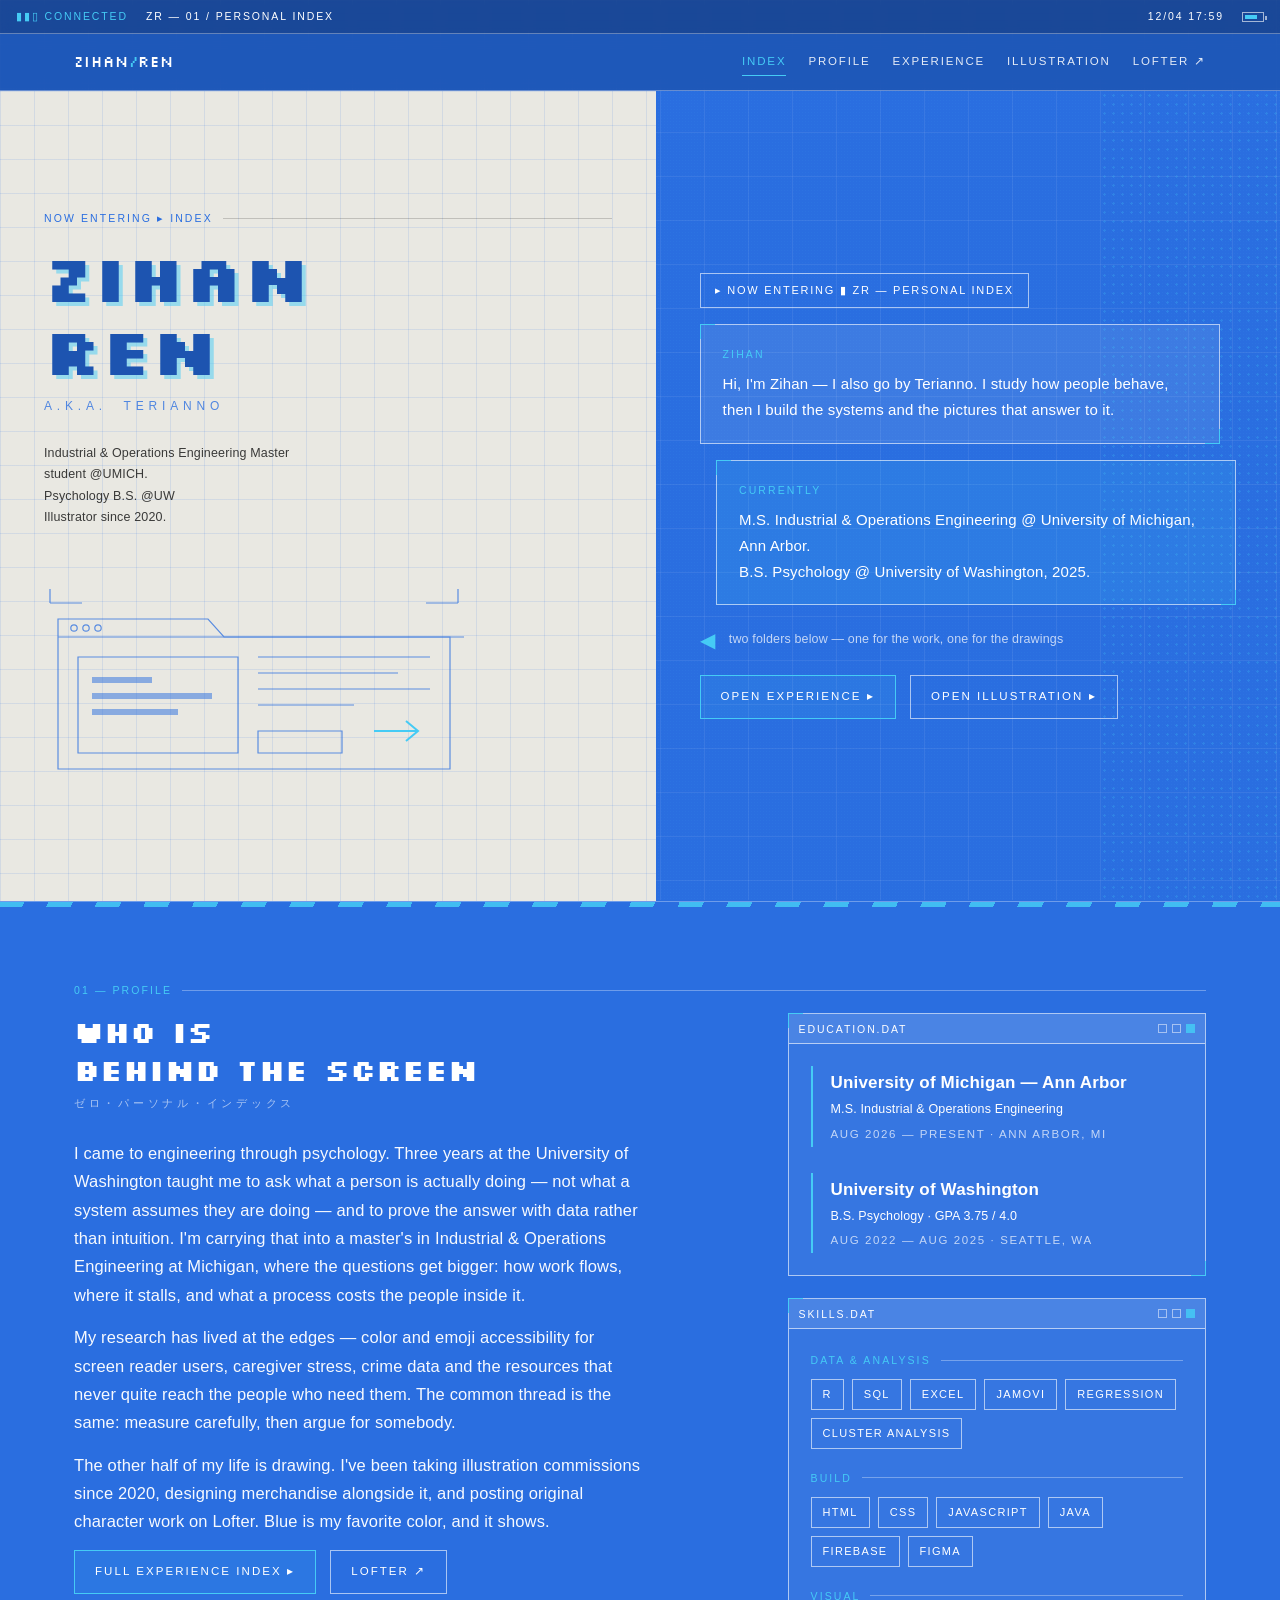
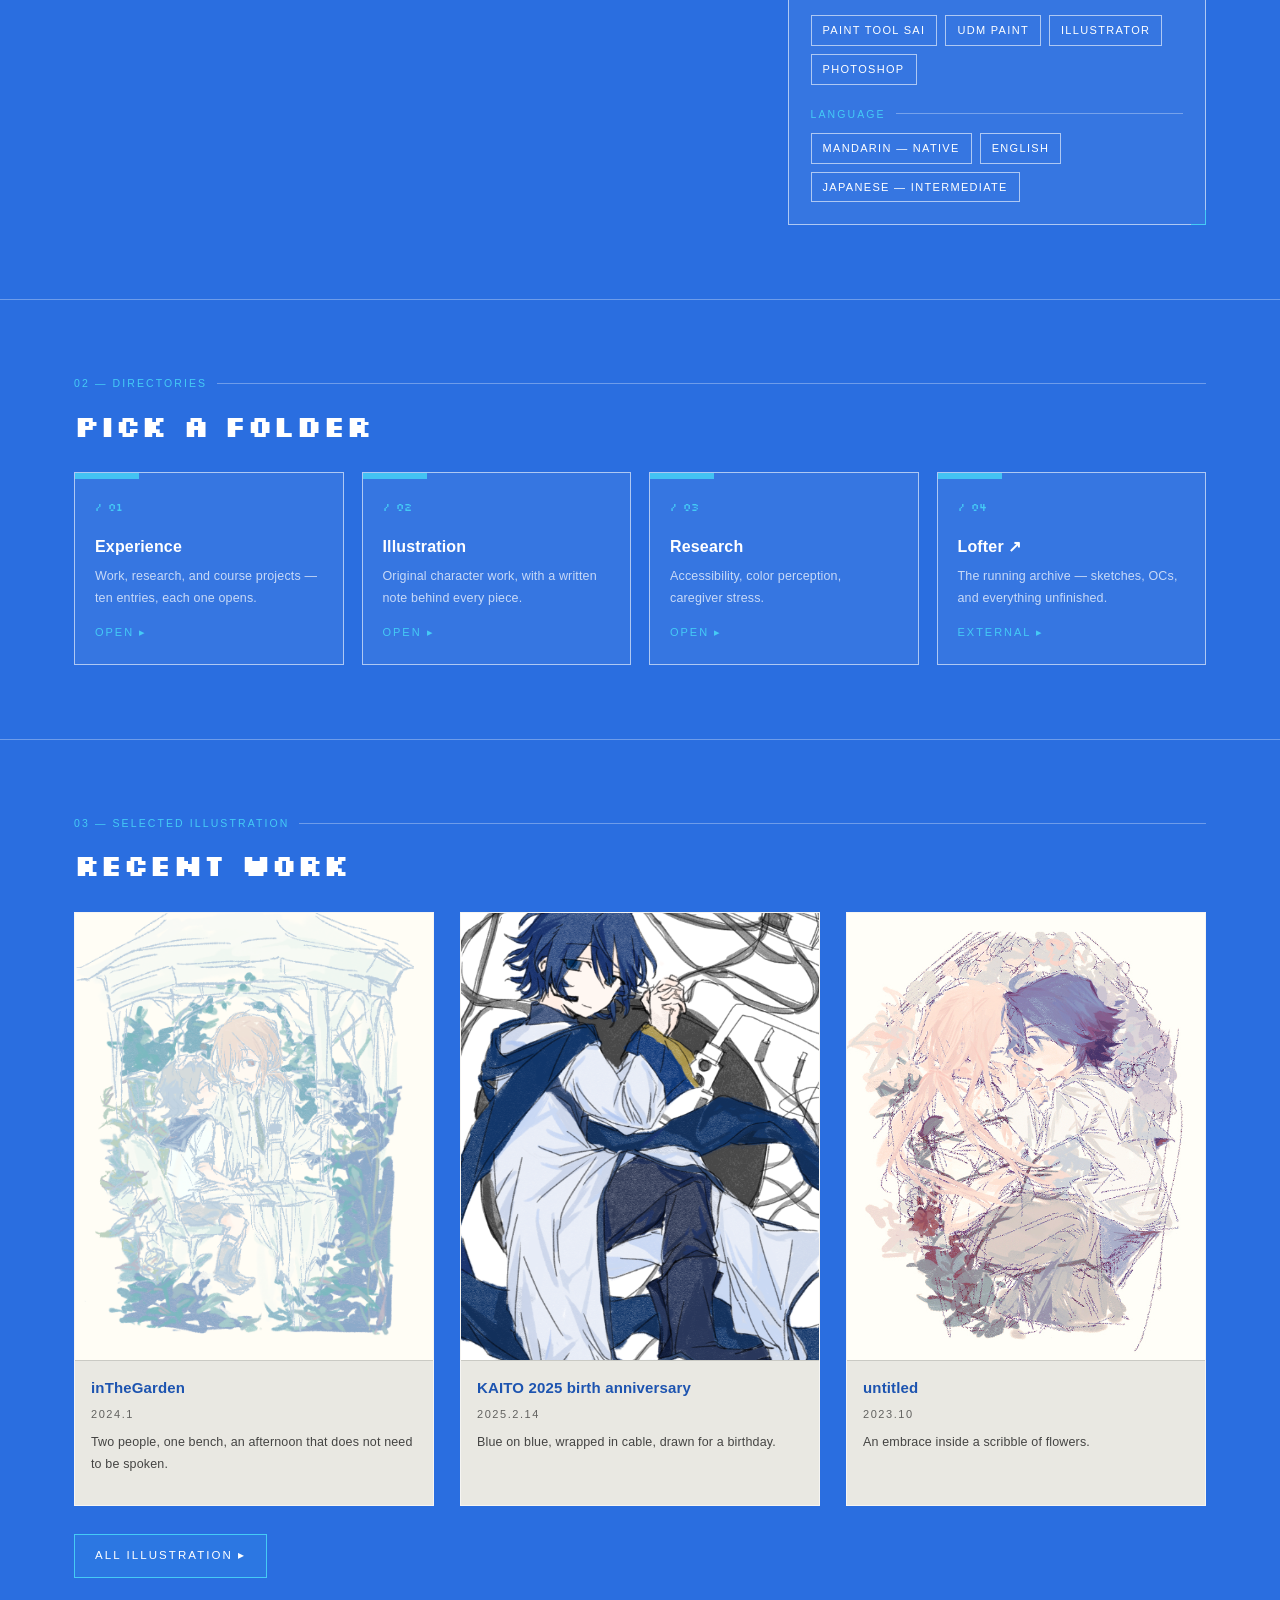
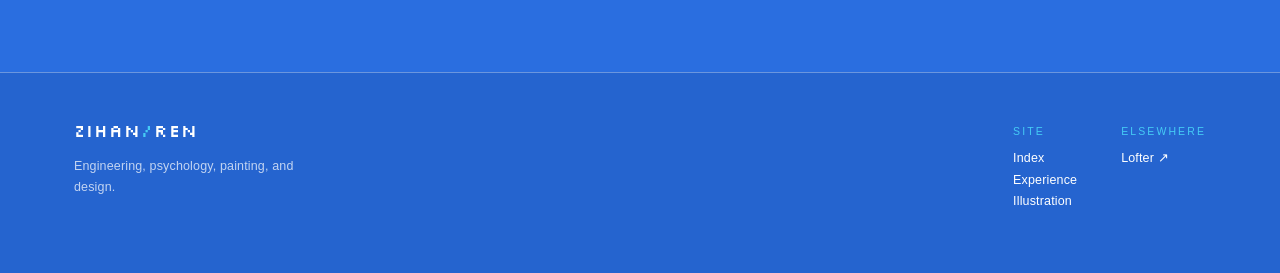
<file: index.html>
<!DOCTYPE html>
<html lang="en">
<head>
<meta charset="utf-8">
<meta name="viewport" content="width=device-width, initial-scale=1">
<title>Zihan Ren — Terianno</title>
<meta name="description" content="Zihan (Terianno) Ren — M.S. Industrial &amp; Operations Engineering at the University of Michigan, B.S. Psychology at the University of Washington. Research, data, and illustration.">
<link rel="icon" href="favicon.svg" type="image/svg+xml">
<link rel="preconnect" href="https://fonts.googleapis.com">
<link rel="preconnect" href="https://fonts.gstatic.com" crossorigin>
<link href="https://fonts.googleapis.com/css2?family=Silkscreen:wght@400;700&display=swap" rel="stylesheet">
<link rel="stylesheet" href="assets/css/style.css">
</head>
<body class="page">

<div class="statusbar">
  <span class="sig">▮▮▯ CONNECTED</span>
  <span class="hide-s">ZR — 01 / PERSONAL INDEX</span>
  <span class="spacer"></span>
  <span id="clock">08/24  03:27</span>
  <span class="batt"></span>
</div>

<nav class="nav">
  <div class="wrap nav-in">
    <a class="brand" href="index.html">ZIHAN<span>/</span>REN</a>
    <div class="nav-links">
      <a href="index.html" aria-current="page">Index</a>
      <a href="index.html#profile">Profile</a>
      <a href="work.html">Experience</a>
      <a href="gallery.html">Illustration</a>
      <a href="https://0609nmb.lofter.com/" target="_blank" rel="noopener">Lofter ↗</a>
    </div>
  </div>
</nav>

<main>

  <!-- ============ HERO ============ -->
  <header class="hero">
    <div class="hero-grid">
      <div class="hero-left">
        <div class="label">Now entering ▸ index</div>
        <h1 class="display">ZIHAN<br>REN</h1>
        <div class="hero-name-cn">A.K.A.　TERIANNO</div>
        <p class="small" style="max-width:40ch;opacity:.85">
          Industrial &amp; Operations Engineering Master student @UMICH.<br>
          Psychology B.S. @UW<br>
          Illustrator since 2020.
        </p>

        <svg class="hero-blueprint" viewBox="0 0 420 210" fill="none" aria-hidden="true">
          <g stroke="#2a6ee0" stroke-width="1.2" opacity=".75">
            <path d="M14 46h150l16 18h226v132H14z"/>
            <path d="M14 64h406"/>
            <circle cx="30" cy="55" r="3.2"/><circle cx="42" cy="55" r="3.2"/><circle cx="54" cy="55" r="3.2"/>
            <path d="M34 84h160v96H34z"/>
            <path d="M214 84h172M214 100h140M214 116h172M214 132h96"/>
            <path d="M214 158h84v22h-84z"/>
            <path d="M6 30h32M6 30v-14M414 30h-32M414 30v-14"/>
          </g>
          <g stroke="#45cbf5" stroke-width="2">
            <path d="M330 158h44M362 148l12 10-12 10"/>
          </g>
          <g fill="#2a6ee0" opacity=".5">
            <rect x="48" y="104" width="60" height="6"/><rect x="48" y="120" width="120" height="6"/>
            <rect x="48" y="136" width="86" height="6"/>
          </g>
        </svg>
      </div>

      <div class="hero-right">
        <div class="chatline">▸ Now entering ▮ ZR — PERSONAL INDEX</div>

        <div class="bubble bracket">
          <div class="who">ZIHAN</div>
          <p style="margin:0">
            Hi, I'm Zihan — I also go by Terianno. I study how people behave, then I build the
            systems and the pictures that answer to it.
          </p>
        </div>

        <div class="bubble bracket" style="align-self:flex-end;background:rgba(69,203,245,.14)">
          <div class="who">CURRENTLY</div>
          <p style="margin:0">
            M.S. Industrial &amp; Operations Engineering @ University of Michigan, Ann Arbor.<br>
            B.S. Psychology @ University of Washington, 2025.
          </p>
        </div>

        <div class="arrow-row">
          <span class="arrow">◀</span>
          <span class="small muted">two folders below — one for the work, one for the drawings</span>
        </div>

        <div class="btn-row">
          <a class="btn" href="work.html">Open experience ▸</a>
          <a class="btn ghost" href="gallery.html">Open illustration ▸</a>
        </div>
      </div>
    </div>
  </header>

  <div class="slash"></div>

  <!-- ============ PROFILE ============ -->
  <section id="profile">
    <div class="wrap">
      <div class="label">01 — Profile</div>
      <div class="two">
        <div>
          <h2 class="display">WHO IS<br>BEHIND THE SCREEN</h2>
          <div class="jp" style="margin-bottom:26px">ゼロ・パーソナル・インデックス</div>

          <p class="lead">
            I came to engineering through psychology. Three years at the University of Washington
            taught me to ask what a person is actually doing — not what a system assumes they are
            doing — and to prove the answer with data rather than intuition. I'm carrying that into
            a master's in Industrial &amp; Operations Engineering at Michigan, where the questions
            get bigger: how work flows, where it stalls, and what a process costs the people inside it.
          </p>
          <p class="lead">
            My research has lived at the edges — color and emoji accessibility for screen reader
            users, caregiver stress, crime data and the resources that never quite reach the people
            who need them. The common thread is the same: measure carefully, then argue for
            somebody.
          </p>
          <p class="lead">
            The other half of my life is drawing. I've been taking illustration commissions since
            2020, designing merchandise alongside it, and posting original character work on
            Lofter. Blue is my favorite color, and it shows.
          </p>

          <div class="btn-row">
            <a class="btn" href="work.html">Full experience index ▸</a>
            <a class="btn ghost" href="https://0609nmb.lofter.com/" target="_blank" rel="noopener">Lofter ↗</a>
          </div>
        </div>

        <div>
          <div class="win bracket">
            <div class="win-bar"><span>EDUCATION.dat</span><span class="dots"><i></i><i></i><i></i></span></div>
            <div class="win-body">
              <div class="edu">
                <h3>University of Michigan — Ann Arbor</h3>
                <p class="small" style="margin:0 0 4px">M.S. Industrial &amp; Operations Engineering</p>
                <div class="when">Aug 2026 — present · Ann Arbor, MI</div>
              </div>
              <div class="edu" style="margin-bottom:0">
                <h3>University of Washington</h3>
                <p class="small" style="margin:0 0 4px">B.S. Psychology · GPA 3.75 / 4.0</p>
                <div class="when">Aug 2022 — Aug 2025 · Seattle, WA</div>
              </div>
            </div>
          </div>

          <div class="win bracket" style="margin-top:22px">
            <div class="win-bar"><span>SKILLS.dat</span><span class="dots"><i></i><i></i><i></i></span></div>
            <div class="win-body">
              <div class="label" style="margin-bottom:10px">Data &amp; Analysis</div>
              <div class="stack" style="margin-bottom:20px">
                <span class="chip">R</span><span class="chip">SQL</span><span class="chip">Excel</span><span class="chip">Jamovi</span>
                <span class="chip">Regression</span><span class="chip">Cluster Analysis</span>
              </div>
              <div class="label" style="margin-bottom:10px">Build</div>
              <div class="stack" style="margin-bottom:20px">
                <span class="chip">HTML</span><span class="chip">CSS</span><span class="chip">JavaScript</span>
                <span class="chip">Java</span><span class="chip">Firebase</span><span class="chip">Figma</span>
              </div>
              <div class="label" style="margin-bottom:10px">Visual</div>
              <div class="stack" style="margin-bottom:20px">
                <span class="chip">Paint Tool SAI</span><span class="chip">UDM Paint</span>
                <span class="chip">Illustrator</span><span class="chip">Photoshop</span>
              </div>
              <div class="label" style="margin-bottom:10px">Language</div>
              <div class="stack">
                <span class="chip">Mandarin — native</span><span class="chip">English</span>
                <span class="chip">Japanese — intermediate</span>
              </div>
            </div>
          </div>
        </div>
      </div>
    </div>
  </section>

  <hr class="hr">

  <!-- ============ DIRECTORIES ============ -->
  <section>
    <div class="wrap">
      <div class="label">02 — Directories</div>
      <h2 class="display" style="margin-bottom:28px">PICK A FOLDER</h2>
      <div class="folders">
        <a class="folder" href="work.html">
          <span class="idx">/ 01</span>
          <h3>Experience</h3>
          <p class="small muted" style="margin:0">
            Work, research, and course projects — ten entries, each one opens.
          </p>
          <span class="go">Open ▸</span>
        </a>
        <a class="folder" href="gallery.html">
          <span class="idx">/ 02</span>
          <h3>Illustration</h3>
          <p class="small muted" style="margin:0">
            Original character work, with a written note behind every piece.
          </p>
          <span class="go">Open ▸</span>
        </a>
        <a class="folder" href="work.html?cat=research">
          <span class="idx">/ 03</span>
          <h3>Research</h3>
          <p class="small muted" style="margin:0">
            Accessibility, color perception, caregiver stress.
          </p>
          <span class="go">Open ▸</span>
        </a>
        <a class="folder" href="https://0609nmb.lofter.com/" target="_blank" rel="noopener">
          <span class="idx">/ 04</span>
          <h3>Lofter ↗</h3>
          <p class="small muted" style="margin:0">
            The running archive — sketches, OCs, and everything unfinished.
          </p>
          <span class="go">External ▸</span>
        </a>
      </div>
    </div>
  </section>

  <hr class="hr">

  <!-- ============ SELECTED ILLUSTRATION ============ -->
  <section>
    <div class="wrap">
      <div class="label">03 — Selected illustration</div>
      <h2 class="display" style="margin-bottom:28px">RECENT WORK</h2>
      <div class="gal" id="featured-art"></div>
      <div class="btn-row" style="margin-top:28px">
        <a class="btn" href="gallery.html">All illustration ▸</a>
      </div>
    </div>
  </section>

</main>

<footer>
  <div class="wrap foot">
    <div>
      <div class="brand" style="font-size:18px">ZIHAN<span>/</span>REN</div>
      <p class="small muted" style="margin-top:10px;max-width:34ch">
        Engineering, psychology, painting, and design.
      </p>
    </div>
    <div class="cols">
      <div class="col">
        <span>Site</span>
        <p class="small" style="margin:0">
          <a href="index.html">Index</a><br>
          <a href="work.html">Experience</a><br>
          <a href="gallery.html">Illustration</a>
        </p>
      </div>
      <div class="col">
        <span>Elsewhere</span>
        <p class="small" style="margin:0">
          <a href="https://0609nmb.lofter.com/" target="_blank" rel="noopener">Lofter ↗</a>
        </p>
      </div>
    </div>
  </div>
</footer>

<script src="assets/js/data.js"></script>
<script src="assets/js/main.js"></script>
<script>
(function(){
  const host = document.getElementById("featured-art");
  if(!host) return;
  ARTWORKS.forEach(a => {
    const card = document.createElement("a");
    card.className = "card";
    card.href = "art.html?id=" + a.id;
    card.innerHTML =
      `<div class="thumb"></div>
       <div class="meta">
         <h3>${esc(a.title)}</h3>
         <div class="date">${esc(a.date)}</div>
         <p class="tagline">${esc(a.tagline)}</p>
       </div>`;
    host.appendChild(card);
    mountArtImage(card.querySelector(".thumb"), a);
  });
})();
</script>
</body>
</html>
</file>
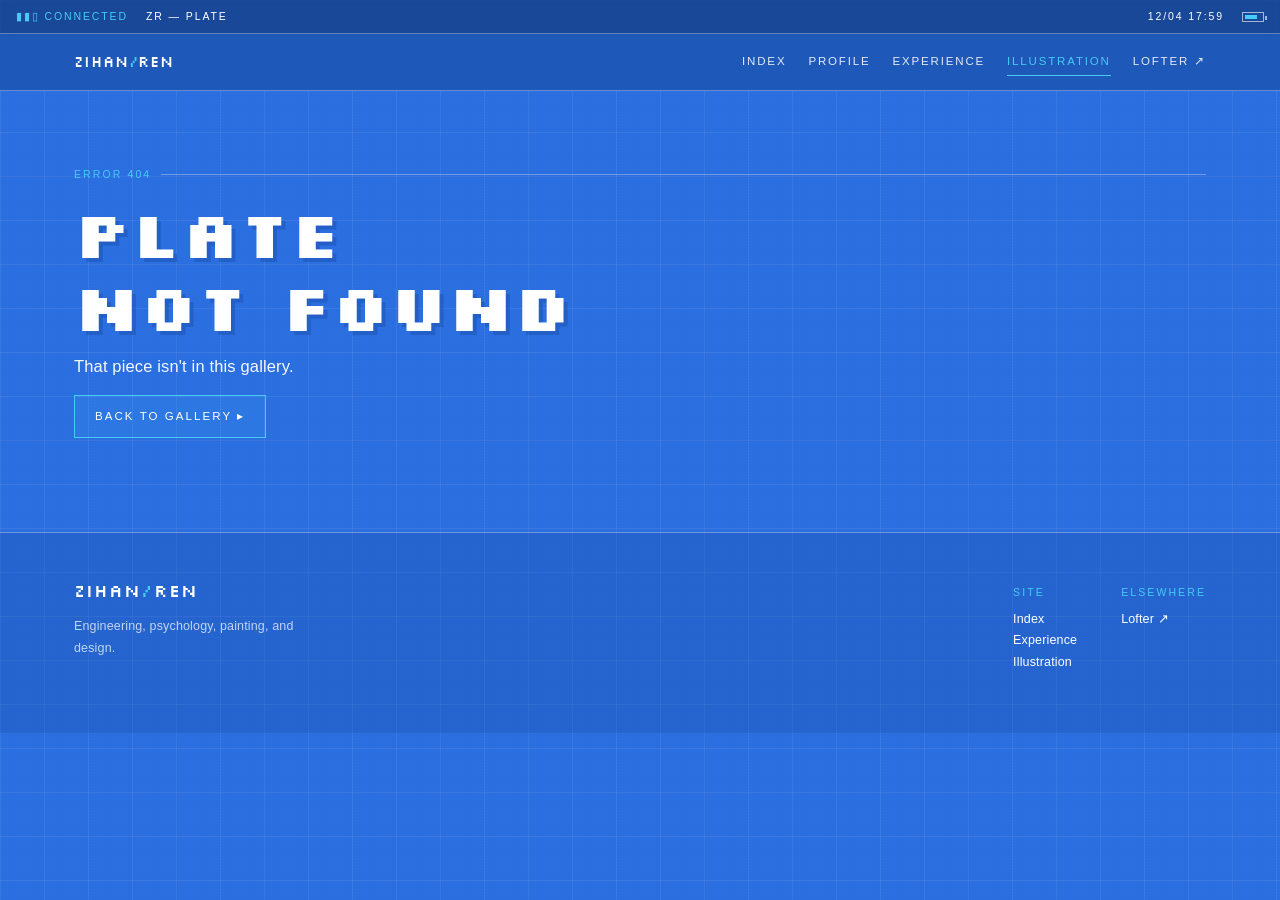
<file: art.html>
<!DOCTYPE html>
<html lang="en">
<head>
<meta charset="utf-8">
<meta name="viewport" content="width=device-width, initial-scale=1">
<title>Illustration — Zihan Ren</title>
<link rel="icon" href="favicon.svg" type="image/svg+xml">
<link rel="preconnect" href="https://fonts.googleapis.com">
<link rel="preconnect" href="https://fonts.gstatic.com" crossorigin>
<link href="https://fonts.googleapis.com/css2?family=Silkscreen:wght@400;700&display=swap" rel="stylesheet">
<link rel="stylesheet" href="assets/css/style.css">
</head>
<body class="page">

<div class="statusbar">
  <span class="sig">▮▮▯ CONNECTED</span>
  <span class="hide-s" id="sb">ZR — PLATE</span>
  <span class="spacer"></span>
  <span id="clock">08/24  03:27</span>
  <span class="batt"></span>
</div>

<nav class="nav">
  <div class="wrap nav-in">
    <a class="brand" href="index.html">ZIHAN<span>/</span>REN</a>
    <div class="nav-links">
      <a href="index.html">Index</a>
      <a href="index.html#profile">Profile</a>
      <a href="work.html">Experience</a>
      <a href="gallery.html" aria-current="page">Illustration</a>
      <a href="https://0609nmb.lofter.com/" target="_blank" rel="noopener">Lofter ↗</a>
    </div>
  </div>
</nav>

<main id="main"></main>

<footer>
  <div class="wrap foot">
    <div>
      <div class="brand" style="font-size:18px">ZIHAN<span>/</span>REN</div>
      <p class="small muted" style="margin-top:10px;max-width:34ch">
        Engineering, psychology, painting, and design.
      </p>
    </div>
    <div class="cols">
      <div class="col">
        <span>Site</span>
        <p class="small" style="margin:0">
          <a href="index.html">Index</a><br>
          <a href="work.html">Experience</a><br>
          <a href="gallery.html">Illustration</a>
        </p>
      </div>
      <div class="col">
        <span>Elsewhere</span>
        <p class="small" style="margin:0">
          <a href="https://0609nmb.lofter.com/" target="_blank" rel="noopener">Lofter ↗</a>
        </p>
      </div>
    </div>
  </div>
</footer>

<script src="assets/js/data.js"></script>
<script src="assets/js/main.js"></script>
<script>
(function(){
  const main = document.getElementById("main");
  const id = qs("id");
  const i = ARTWORKS.findIndex(a => a.id === id);

  if(i < 0){
    main.innerHTML =
      `<section><div class="wrap">
         <div class="label">Error 404</div>
         <h1 class="display">PLATE<br>NOT FOUND</h1>
         <p class="lead">That piece isn't in this gallery.</p>
         <div class="btn-row"><a class="btn" href="gallery.html">Back to gallery ▸</a></div>
       </div></section>`;
    return;
  }

  const a    = ARTWORKS[i];
  const prev = ARTWORKS[(i - 1 + ARTWORKS.length) % ARTWORKS.length];
  const next = ARTWORKS[(i + 1) % ARTWORKS.length];

  document.title = a.title + " — Zihan Ren";
  document.getElementById("sb").textContent = "ZR — PLATE / " + String(i+1).padStart(2,"0");

  main.innerHTML = `
    <header class="detail-head">
      <div class="wrap">
        <div class="crumb">
          <a href="index.html">Index</a> &nbsp;/&nbsp;
          <a href="gallery.html">Illustration</a> &nbsp;/&nbsp; ${esc(a.id)}
        </div>
        <div class="label">Plate ${String(i+1).padStart(2,"0")}</div>
        <h1 class="display" style="font-size:clamp(24px,4.6vw,44px)">${esc(a.title)}</h1>
        <div class="metaline">
          <span><b>DATE</b> &nbsp;${esc(a.date)}</span>
          <span><b>MEDIUM</b> &nbsp;${esc(a.medium)}</span>
        </div>
      </div>
    </header>

    <section>
      <div class="wrap artview">
        <div class="artframe bracket">
          <div class="thumb-host"></div>
          <div class="cap">${esc(a.title)} — ${esc(a.date)}</div>
        </div>

        <div>
          <p class="lead" style="font-size:18px">${esc(a.tagline)}</p>
          <div class="label" style="margin-top:30px">Notes</div>
          ${a.notes.map(n => `<p>${esc(n)}</p>`).join("")}

          <div class="label" style="margin-top:30px">Palette</div>
          <div class="stack" style="gap:0;margin-bottom:22px">
            ${a.palette.map(c => `<span title="${esc(c)}" style="width:46px;height:34px;background:${esc(c)};border:1px solid rgba(255,255,255,.4)"></span>`).join("")}
          </div>

          <div class="callout">
            <div class="label">Aside</div>
            <p style="margin:0">${esc(a.aside)}</p>
          </div>

          <div class="btn-row" style="margin-top:22px">
            <a class="btn ghost" href="gallery.html">◀ All illustration</a>
            <a class="btn" href="https://0609nmb.lofter.com/" target="_blank" rel="noopener">Lofter ↗</a>
          </div>
        </div>
      </div>

      <div class="wrap">
        <div class="pager">
          <a href="art.html?id=${prev.id}">◀ ${esc(prev.title)}</a>
          <a href="art.html?id=${next.id}">${esc(next.title)} ▶</a>
        </div>
      </div>
    </section>`;

  mountArtImage(main.querySelector(".thumb-host"), a);
})();
</script>
</body>
</html>
</file>
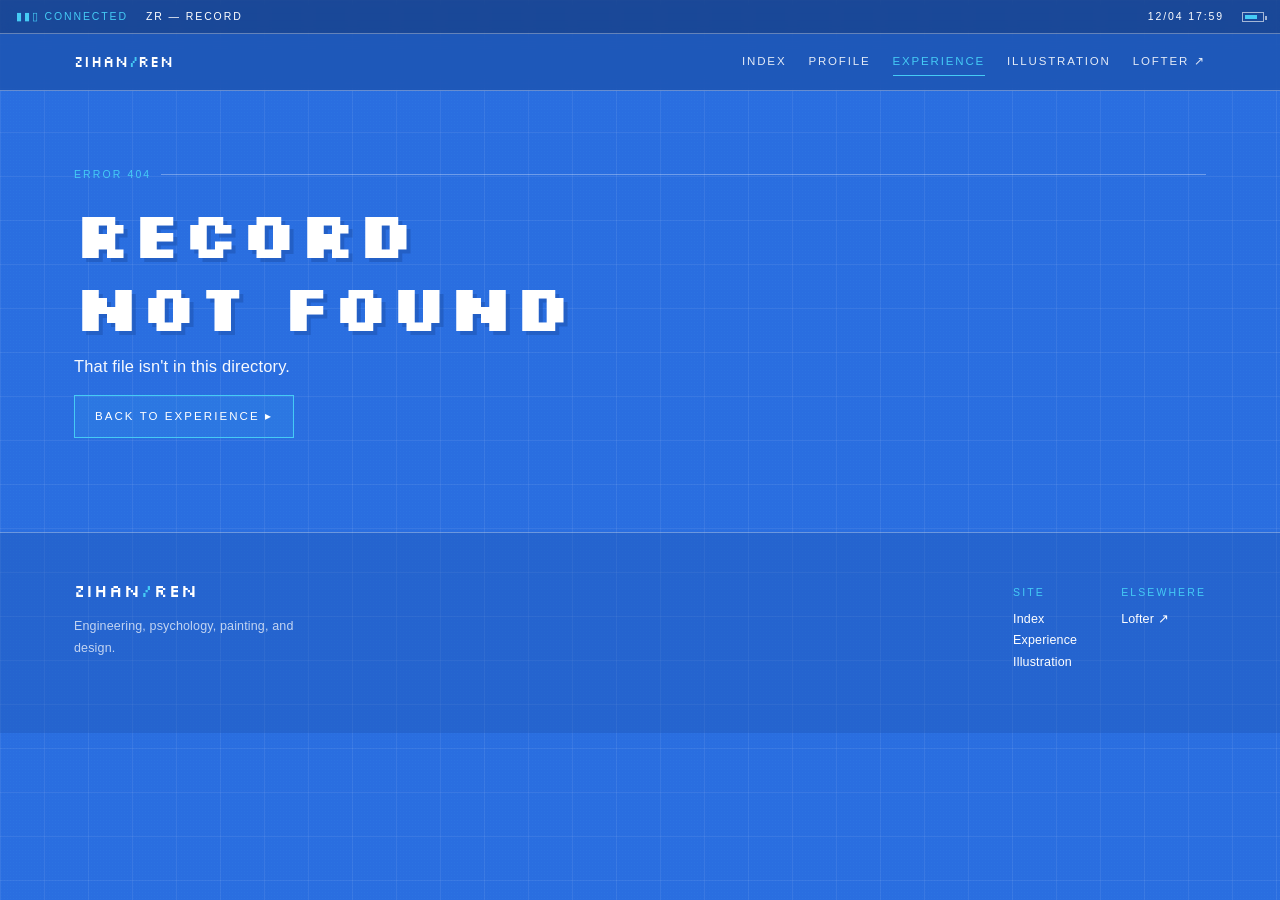
<file: entry.html>
<!DOCTYPE html>
<html lang="en">
<head>
<meta charset="utf-8">
<meta name="viewport" content="width=device-width, initial-scale=1">
<title>Record — Zihan Ren</title>
<link rel="icon" href="favicon.svg" type="image/svg+xml">
<link rel="preconnect" href="https://fonts.googleapis.com">
<link rel="preconnect" href="https://fonts.gstatic.com" crossorigin>
<link href="https://fonts.googleapis.com/css2?family=Silkscreen:wght@400;700&display=swap" rel="stylesheet">
<link rel="stylesheet" href="assets/css/style.css">
</head>
<body class="page">

<div class="statusbar">
  <span class="sig">▮▮▯ CONNECTED</span>
  <span class="hide-s" id="sb">ZR — RECORD</span>
  <span class="spacer"></span>
  <span id="clock">08/24  03:27</span>
  <span class="batt"></span>
</div>

<nav class="nav">
  <div class="wrap nav-in">
    <a class="brand" href="index.html">ZIHAN<span>/</span>REN</a>
    <div class="nav-links">
      <a href="index.html">Index</a>
      <a href="index.html#profile">Profile</a>
      <a href="work.html" aria-current="page">Experience</a>
      <a href="gallery.html">Illustration</a>
      <a href="https://0609nmb.lofter.com/" target="_blank" rel="noopener">Lofter ↗</a>
    </div>
  </div>
</nav>

<main id="main"></main>

<footer>
  <div class="wrap foot">
    <div>
      <div class="brand" style="font-size:18px">ZIHAN<span>/</span>REN</div>
      <p class="small muted" style="margin-top:10px;max-width:34ch">
        Engineering, psychology, painting, and design.
      </p>
    </div>
    <div class="cols">
      <div class="col">
        <span>Site</span>
        <p class="small" style="margin:0">
          <a href="index.html">Index</a><br>
          <a href="work.html">Experience</a><br>
          <a href="gallery.html">Illustration</a>
        </p>
      </div>
      <div class="col">
        <span>Elsewhere</span>
        <p class="small" style="margin:0">
          <a href="https://0609nmb.lofter.com/" target="_blank" rel="noopener">Lofter ↗</a>
        </p>
      </div>
    </div>
  </div>
</footer>

<script src="assets/js/data.js"></script>
<script src="assets/js/main.js"></script>
<script>
(function(){
  const fig = f => `
    <figure class="fig${f.wide ? " fig-wide" : ""}">
      <img src="${esc(f.src)}" alt="${esc(f.cap || "")}" loading="lazy">
      ${f.cap ? `<figcaption>${esc(f.cap)}</figcaption>` : ""}
    </figure>`;

  window.renderAbout = a => {
    if(!a) return "";
    return `
      <div class="about">
        <div class="label">About the platform</div>
        <p>${esc(a.text)}</p>
        ${a.links ? `<div class="linkrow">${a.links.map(l =>
          `<a href="${esc(l.url)}" target="_blank" rel="noopener">${esc(l.label)} \u2197</a>`).join("")}</div>` : ""}
        ${a.fig ? fig(a.fig) : ""}
      </div>`;
  };

  window.renderSection = sec => `
    <section class="sec">
      <div class="label">${esc(sec.h)}</div>
      ${(sec.p || []).map(p => `<p>${esc(p)}</p>`).join("")}
      ${sec.list ? `<ul class="bullets">${sec.list.map(l => `<li>${esc(l)}</li>`).join("")}</ul>` : ""}
      ${sec.fig ? fig(sec.fig) : ""}
      ${sec.figs ? `<div class="figgrid">${sec.figs.map(fig).join("")}</div>` : ""}
    </section>`;
})();

(function(){
  const main = document.getElementById("main");
  const id = qs("id");
  const i = ENTRIES.findIndex(e => e.id === id);

  if(i < 0){
    main.innerHTML =
      `<section><div class="wrap">
         <div class="label">Error 404</div>
         <h1 class="display">RECORD<br>NOT FOUND</h1>
         <p class="lead">That file isn't in this directory.</p>
         <div class="btn-row"><a class="btn" href="work.html">Back to experience ▸</a></div>
       </div></section>`;
    return;
  }

  const e    = ENTRIES[i];
  const prev = ENTRIES[(i - 1 + ENTRIES.length) % ENTRIES.length];
  const next = ENTRIES[(i + 1) % ENTRIES.length];
  const cat  = CATS.find(c => c.key === e.cat).name;

  document.title = e.title + " — Zihan Ren";
  document.getElementById("sb").textContent = "ZR — RECORD / " + e.id.toUpperCase();

  const isCase = !!e.sections;

  const header = `
    <header class="detail-head">
      <div class="wrap">
        <div class="crumb">
          <a href="index.html">Index</a> &nbsp;/&nbsp;
          <a href="work.html">Experience</a> &nbsp;/&nbsp;
          <a href="work.html?cat=${e.cat}">${esc(cat)}</a> &nbsp;/&nbsp; ${esc(e.id)}
        </div>
        <div class="label">${esc(cat)} record</div>
        <h1 class="display" style="font-size:clamp(24px,4.4vw,42px)">${esc(e.title)}</h1>
        <div class="metaline">
          <span><b>ORG</b> &nbsp;${esc(e.org)}</span>
          <span><b>ROLE</b> &nbsp;${esc(e.role)}</span>
          <span><b>PERIOD</b> &nbsp;${esc(e.date)}</span>
          ${e.advisor ? `<span><b>ADVISOR</b> &nbsp;${esc(e.advisor)}</span>` : ""}
          ${e.collab ? `<span><b>TEAM</b> &nbsp;${esc(e.collab)}</span>` : ""}
        </div>
      </div>
    </header>`;

  const tools = `
    <div class="toolstrip">
      <div class="label">Tools &amp; methods</div>
      <div class="stack">${e.tags.map(t => `<span class="chip">${esc(t)}</span>`).join("")}</div>
    </div>`;

  const caseBody = () => `
    <section>
      <div class="wrap case">
        <p class="lead" style="font-size:20px">${esc(e.summary)}</p>
        ${renderAbout(e.about)}
        ${e.sections.map(renderSection).join("")}
        ${tools}
        <div class="btn-row" style="margin-top:26px">
          <a class="btn ghost" href="work.html">\u25c0 All records</a>
        </div>
      </div>
    </section>`;

  const twoColBody = () => `
    <section>
      <div class="wrap two">
        <div>
          <p class="lead" style="font-size:18px">${esc(e.summary)}</p>
          <div class="label" style="margin-top:34px">What I did</div>
          <ul class="bullets">
            ${e.body.map(b => `<li>${esc(b)}</li>`).join("")}
          </ul>
          ${e.result ? `<div class="callout"><div class="label">Result</div><p style="margin:0">${esc(e.result)}</p></div>` : ""}
        </div>

        <aside>
          <div class="win bracket">
            <div class="win-bar"><span>META.dat</span><span class="dots"><i></i><i></i><i></i></span></div>
            <div class="win-body">
              <div class="label" style="margin-bottom:10px">Category</div>
              <p class="small" style="margin:0 0 20px">${esc(cat)}</p>
              <div class="label" style="margin-bottom:10px">Tools &amp; methods</div>
              <div class="stack">${e.tags.map(t => `<span class="chip">${esc(t)}</span>`).join("")}</div>
            </div>
          </div>
          <div class="btn-row" style="margin-top:22px">
            <a class="btn ghost" href="work.html">\u25c0 All records</a>
          </div>
        </aside>
      </div>
    </section>`;

  const pager = `
    <div class="wrap">
      <div class="pager">
        <a href="entry.html?id=${prev.id}">\u25c0 ${esc(prev.title)}</a>
        <a href="entry.html?id=${next.id}">${esc(next.title)} \u25b6</a>
      </div>
    </div>`;

  main.innerHTML = header + (isCase ? caseBody() : twoColBody()) + pager;
})();
</script>
</body>
</html>
</file>
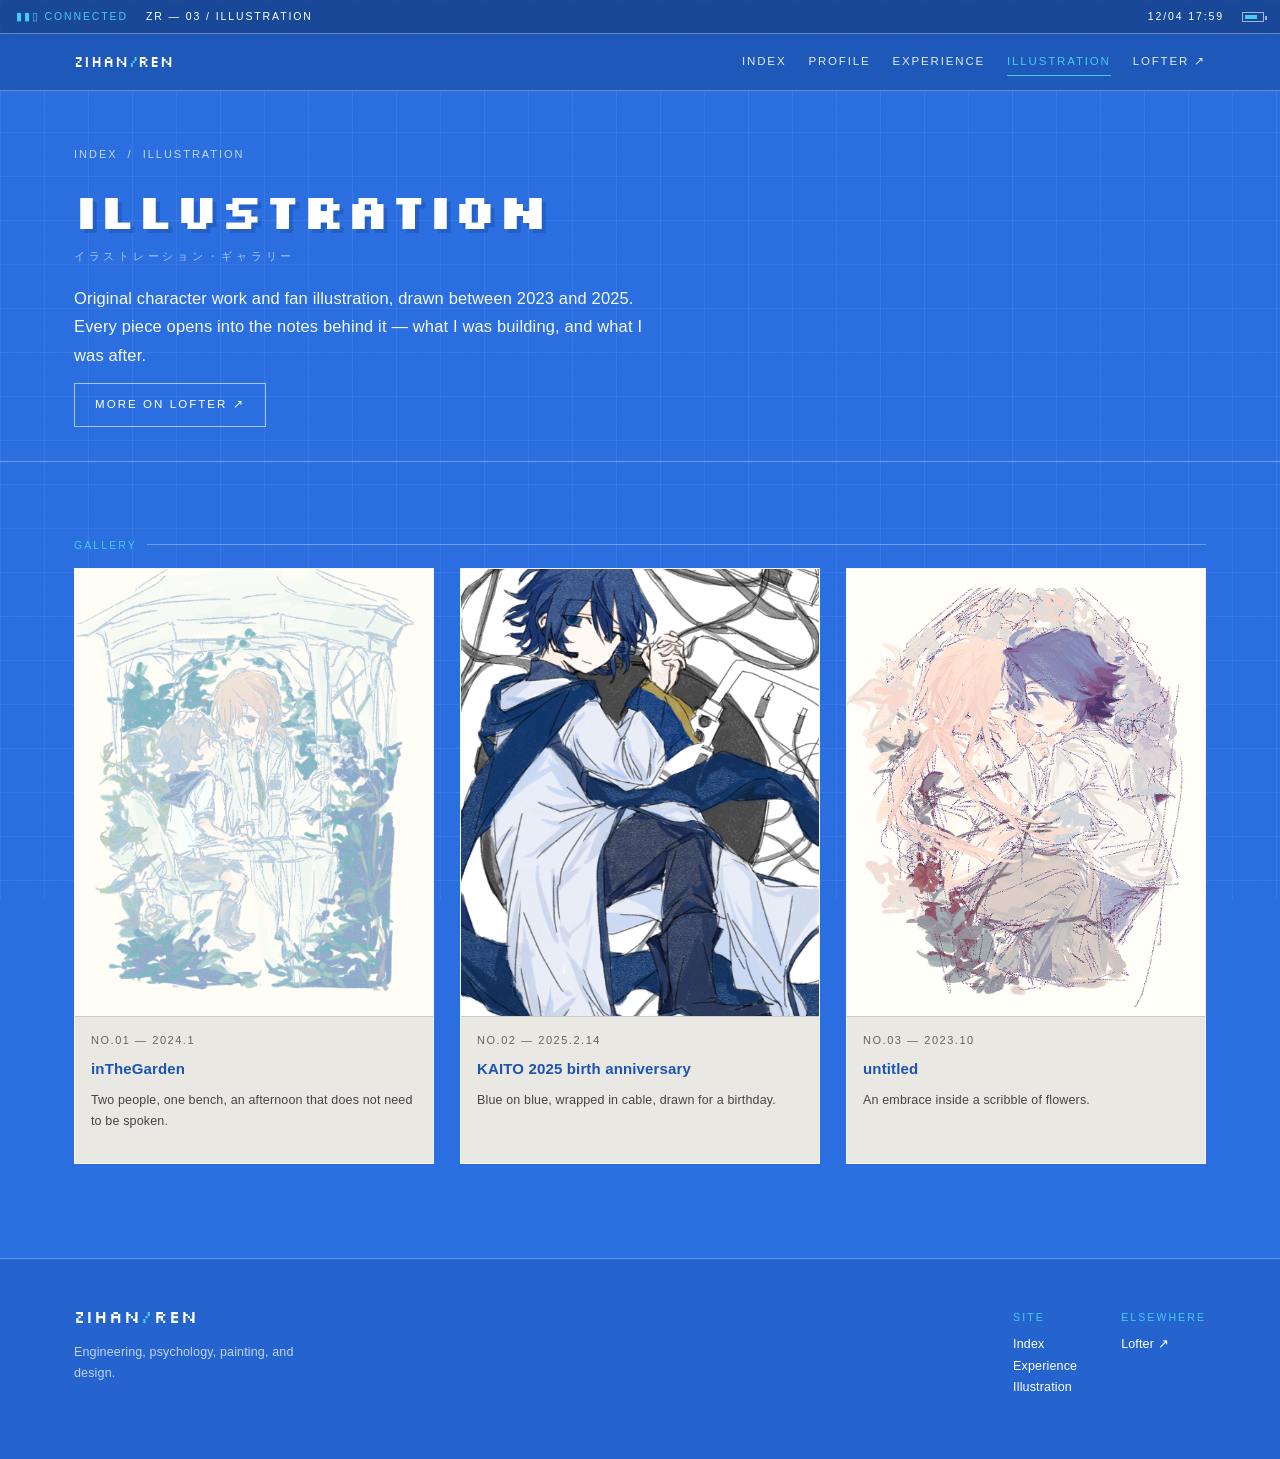
<file: gallery.html>
<!DOCTYPE html>
<html lang="en">
<head>
<meta charset="utf-8">
<meta name="viewport" content="width=device-width, initial-scale=1">
<title>Illustration — Zihan Ren</title>
<meta name="description" content="Original character illustration by Zihan (Terianno) Ren, with a written note behind every piece.">
<link rel="icon" href="favicon.svg" type="image/svg+xml">
<link rel="preconnect" href="https://fonts.googleapis.com">
<link rel="preconnect" href="https://fonts.gstatic.com" crossorigin>
<link href="https://fonts.googleapis.com/css2?family=Silkscreen:wght@400;700&display=swap" rel="stylesheet">
<link rel="stylesheet" href="assets/css/style.css">
</head>
<body class="page">

<div class="statusbar">
  <span class="sig">▮▮▯ CONNECTED</span>
  <span class="hide-s">ZR — 03 / ILLUSTRATION</span>
  <span class="spacer"></span>
  <span id="clock">08/24  03:27</span>
  <span class="batt"></span>
</div>

<nav class="nav">
  <div class="wrap nav-in">
    <a class="brand" href="index.html">ZIHAN<span>/</span>REN</a>
    <div class="nav-links">
      <a href="index.html">Index</a>
      <a href="index.html#profile">Profile</a>
      <a href="work.html">Experience</a>
      <a href="gallery.html" aria-current="page">Illustration</a>
      <a href="https://0609nmb.lofter.com/" target="_blank" rel="noopener">Lofter ↗</a>
    </div>
  </div>
</nav>

<main>
  <header class="detail-head">
    <div class="wrap">
      <div class="crumb"><a href="index.html">Index</a> &nbsp;/&nbsp; Illustration</div>
      <h1 class="display" style="font-size:clamp(26px,5vw,50px)">ILLUSTRATION</h1>
      <div class="jp">イラストレーション・ギャラリー</div>
      <p class="lead" style="margin-top:18px">
        Original character work and fan illustration, drawn between 2023 and 2025.
        Every piece opens into the notes behind it — what I was building, and what I was after.
      </p>
      <div class="btn-row">
        <a class="btn ghost" href="https://0609nmb.lofter.com/" target="_blank" rel="noopener">More on Lofter ↗</a>
      </div>
    </div>
  </header>

  <section>
    <div class="wrap">
      <div class="label">Gallery</div>
      <div class="gal" id="gal"></div>
    </div>
  </section>
</main>

<footer>
  <div class="wrap foot">
    <div>
      <div class="brand" style="font-size:18px">ZIHAN<span>/</span>REN</div>
      <p class="small muted" style="margin-top:10px;max-width:34ch">
        Engineering, psychology, painting, and design.
      </p>
    </div>
    <div class="cols">
      <div class="col">
        <span>Site</span>
        <p class="small" style="margin:0">
          <a href="index.html">Index</a><br>
          <a href="work.html">Experience</a><br>
          <a href="gallery.html">Illustration</a>
        </p>
      </div>
      <div class="col">
        <span>Elsewhere</span>
        <p class="small" style="margin:0">
          <a href="https://0609nmb.lofter.com/" target="_blank" rel="noopener">Lofter ↗</a>
        </p>
      </div>
    </div>
  </div>
</footer>

<script src="assets/js/data.js"></script>
<script src="assets/js/main.js"></script>
<script>
(function(){
  const host = document.getElementById("gal");
  ARTWORKS.forEach((a, i) => {
    const card = document.createElement("a");
    card.className = "card";
    card.href = "art.html?id=" + a.id;
    card.innerHTML =
      `<div class="thumb"></div>
       <div class="meta">
         <div class="date">No.${String(i+1).padStart(2,"0")} — ${esc(a.date)}</div>
         <h3 style="margin-top:6px">${esc(a.title)}</h3>
         <p class="tagline">${esc(a.tagline)}</p>
       </div>`;
    host.appendChild(card);
    mountArtImage(card.querySelector(".thumb"), a);
  });
})();
</script>
</body>
</html>
</file>
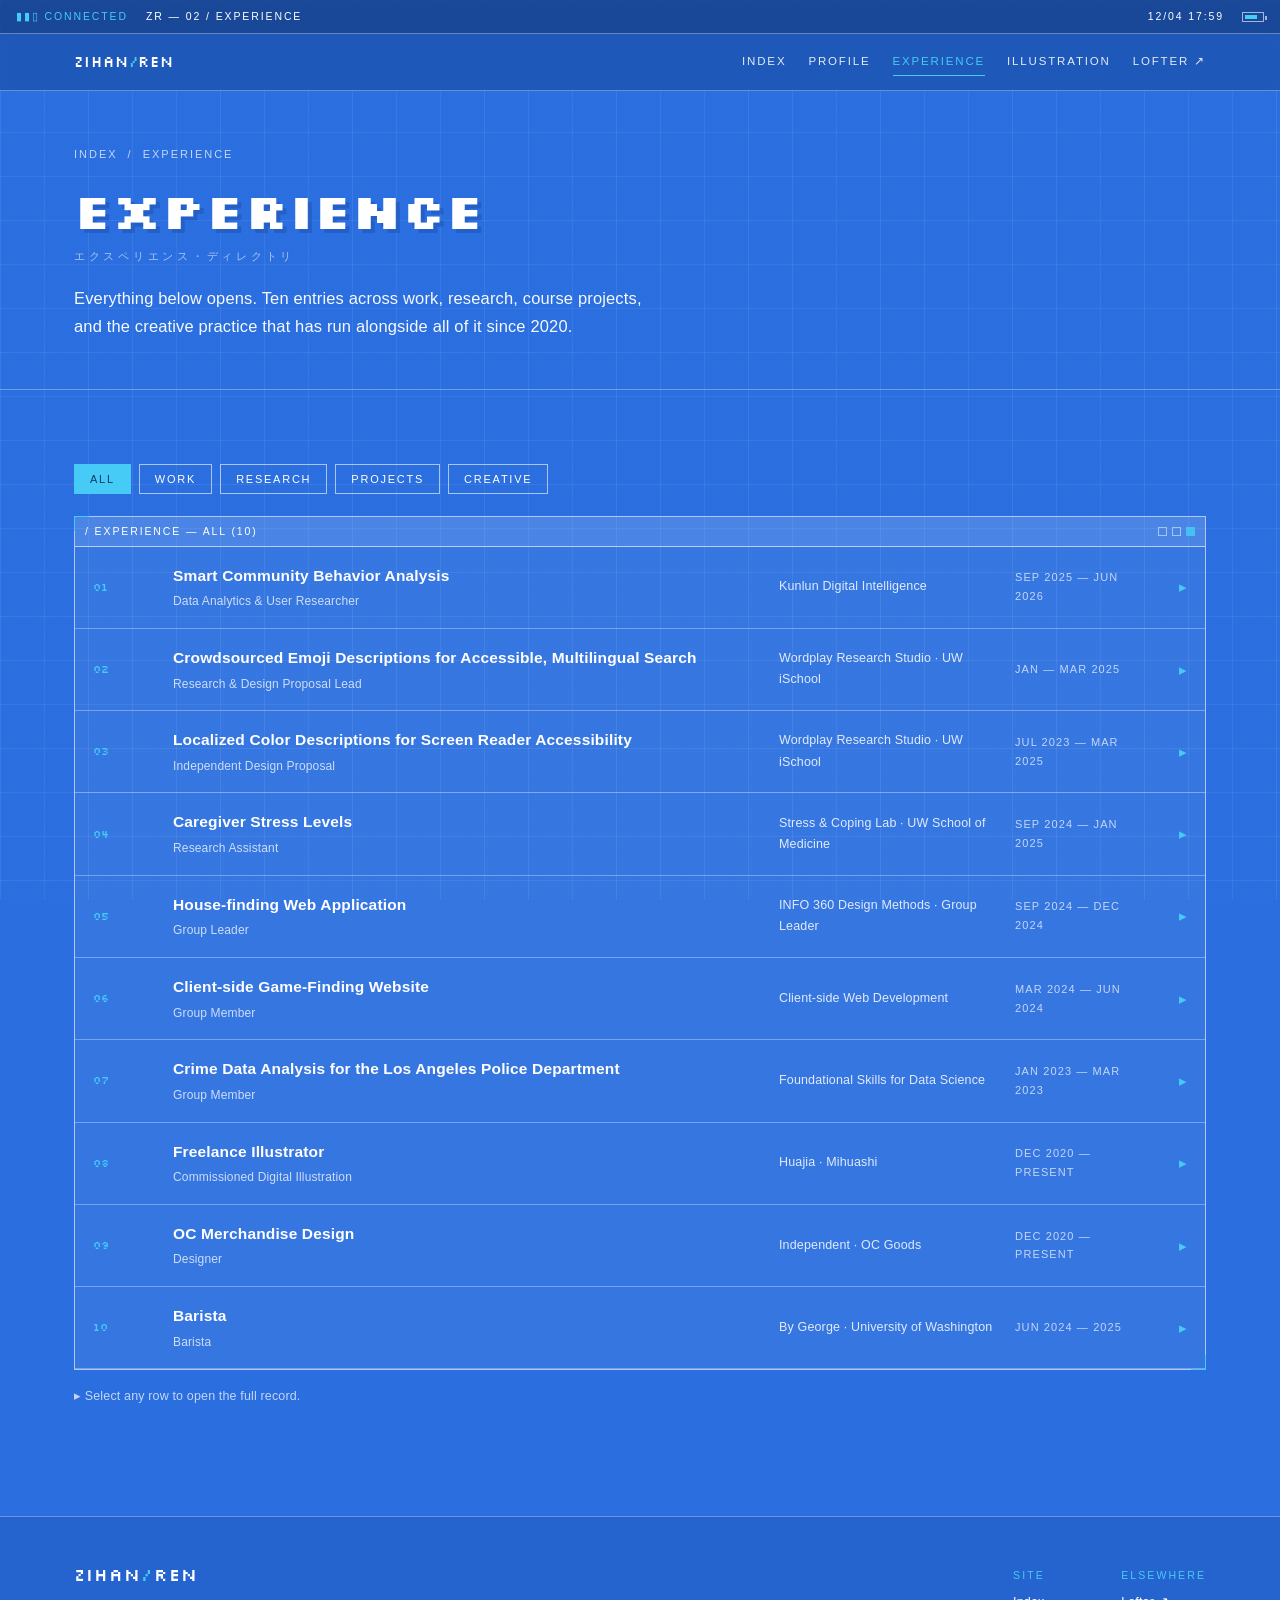
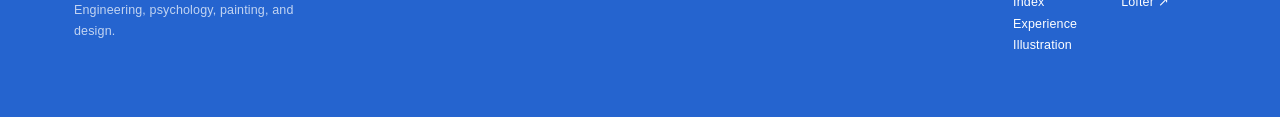
<file: work.html>
<!DOCTYPE html>
<html lang="en">
<head>
<meta charset="utf-8">
<meta name="viewport" content="width=device-width, initial-scale=1">
<title>Experience — Zihan Ren</title>
<meta name="description" content="Work, research, and course projects by Zihan (Terianno) Ren.">
<link rel="icon" href="favicon.svg" type="image/svg+xml">
<link rel="preconnect" href="https://fonts.googleapis.com">
<link rel="preconnect" href="https://fonts.gstatic.com" crossorigin>
<link href="https://fonts.googleapis.com/css2?family=Silkscreen:wght@400;700&display=swap" rel="stylesheet">
<link rel="stylesheet" href="assets/css/style.css">
</head>
<body class="page">

<div class="statusbar">
  <span class="sig">▮▮▯ CONNECTED</span>
  <span class="hide-s">ZR — 02 / EXPERIENCE</span>
  <span class="spacer"></span>
  <span id="clock">08/24  03:27</span>
  <span class="batt"></span>
</div>

<nav class="nav">
  <div class="wrap nav-in">
    <a class="brand" href="index.html">ZIHAN<span>/</span>REN</a>
    <div class="nav-links">
      <a href="index.html">Index</a>
      <a href="index.html#profile">Profile</a>
      <a href="work.html" aria-current="page">Experience</a>
      <a href="gallery.html">Illustration</a>
      <a href="https://0609nmb.lofter.com/" target="_blank" rel="noopener">Lofter ↗</a>
    </div>
  </div>
</nav>

<main>
  <header class="detail-head">
    <div class="wrap">
      <div class="crumb"><a href="index.html">Index</a> &nbsp;/&nbsp; Experience</div>
      <h1 class="display" style="font-size:clamp(26px,5vw,50px)">EXPERIENCE</h1>
      <div class="jp">エクスペリエンス・ディレクトリ</div>
      <p class="lead" style="margin-top:18px">
        Everything below opens. Ten entries across work, research, course projects, and the
        creative practice that has run alongside all of it since 2020.
      </p>
    </div>
  </header>

  <section>
    <div class="wrap">
      <div class="tabs" id="tabs"></div>
      <div class="win bracket">
        <div class="win-bar">
          <span id="dirname">/ EXPERIENCE — ALL</span>
          <span class="dots"><i></i><i></i><i></i></span>
        </div>
        <div class="rows" id="rows" style="border:0"></div>
      </div>
      <p class="small muted" style="margin-top:16px">▸ Select any row to open the full record.</p>
    </div>
  </section>
</main>

<footer>
  <div class="wrap foot">
    <div>
      <div class="brand" style="font-size:18px">ZIHAN<span>/</span>REN</div>
      <p class="small muted" style="margin-top:10px;max-width:34ch">
        Engineering, psychology, painting, and design.
      </p>
    </div>
    <div class="cols">
      <div class="col">
        <span>Site</span>
        <p class="small" style="margin:0">
          <a href="index.html">Index</a><br>
          <a href="work.html">Experience</a><br>
          <a href="gallery.html">Illustration</a>
        </p>
      </div>
      <div class="col">
        <span>Elsewhere</span>
        <p class="small" style="margin:0">
          <a href="https://0609nmb.lofter.com/" target="_blank" rel="noopener">Lofter ↗</a>
        </p>
      </div>
    </div>
  </div>
</footer>

<script src="assets/js/data.js"></script>
<script src="assets/js/main.js"></script>
<script>
(function(){
  const tabsEl = document.getElementById("tabs");
  const rowsEl = document.getElementById("rows");
  const dirEl  = document.getElementById("dirname");
  let active = qs("cat") || "all";
  if(!CATS.some(c => c.key === active)) active = "all";

  function render(){
    tabsEl.innerHTML = "";
    CATS.forEach(c => {
      const b = document.createElement("button");
      b.className = "tab" + (c.key === active ? " on" : "");
      b.textContent = c.name;
      b.onclick = () => {
        active = c.key;
        history.replaceState(null, "", c.key === "all" ? "work.html" : "work.html?cat=" + c.key);
        render();
      };
      tabsEl.appendChild(b);
    });

    const list = ENTRIES.filter(e => active === "all" || e.cat === active);
    dirEl.textContent = "/ EXPERIENCE — " + (CATS.find(c => c.key === active).name.toUpperCase()) +
                        "  (" + list.length + ")";

    rowsEl.innerHTML = "";
    list.forEach((e, i) => {
      const a = document.createElement("a");
      a.className = "row";
      a.href = "entry.html?id=" + e.id;
      a.innerHTML =
        `<span class="no">${String(i+1).padStart(2,"0")}</span>
         <span class="ttl">${esc(e.title)}<span class="sub">${esc(e.role)}</span></span>
         <span class="org">${esc(e.org)}</span>
         <span class="date">${esc(e.date)}</span>
         <span class="arr">▸</span>`;
      rowsEl.appendChild(a);
    });
  }
  render();
})();
</script>
</body>
</html>
</file>
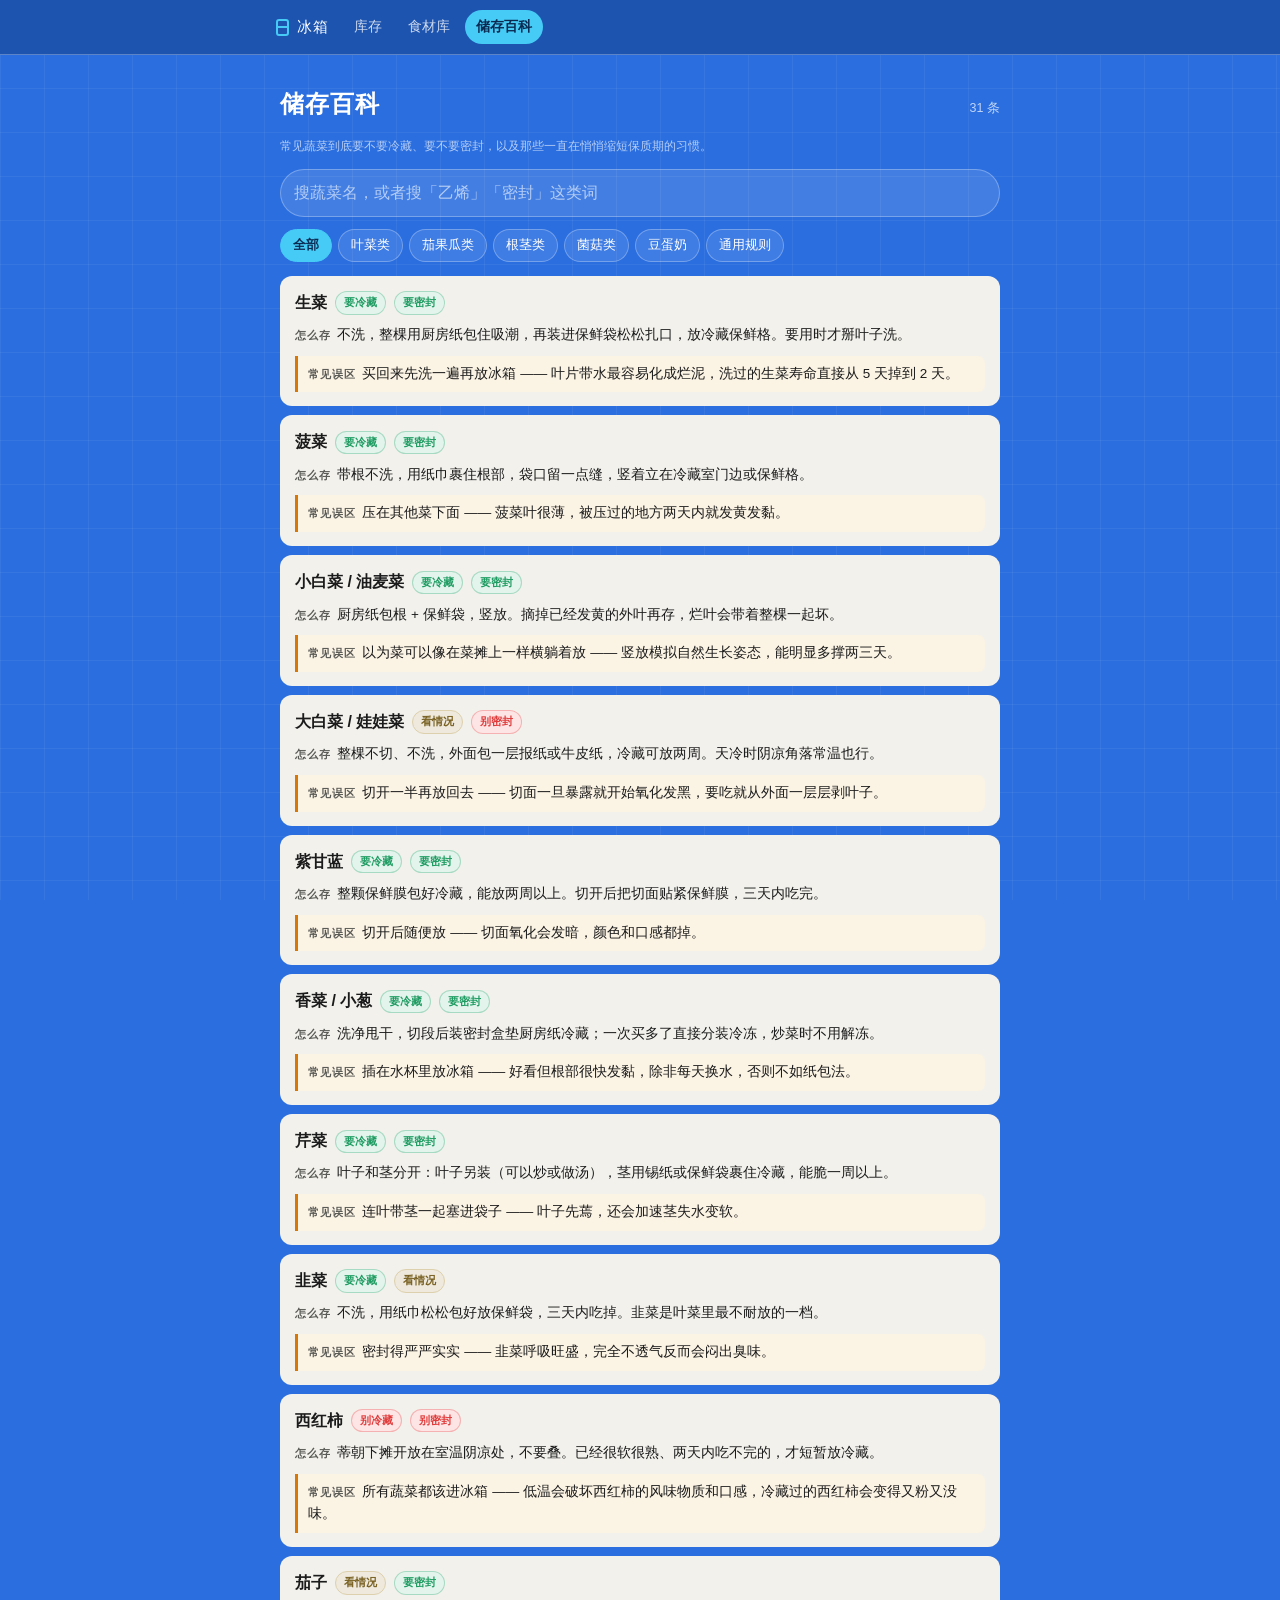
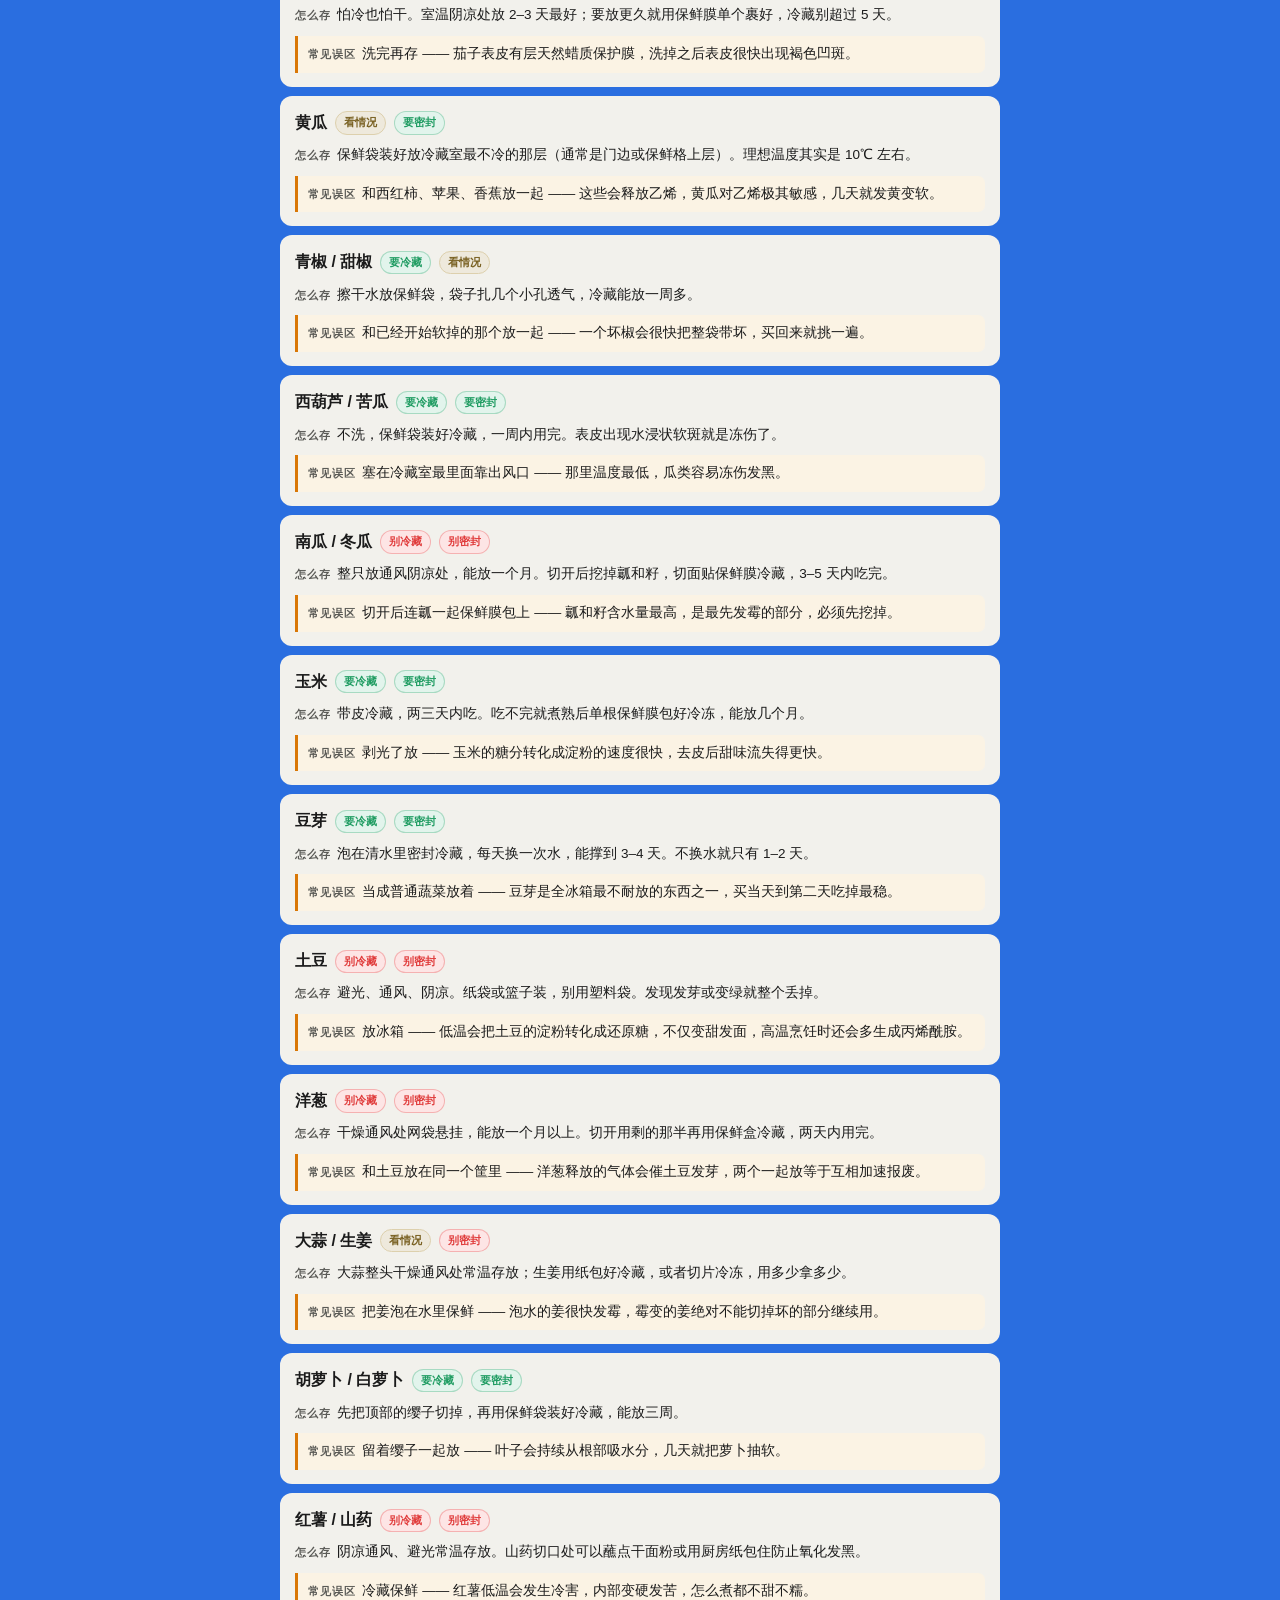
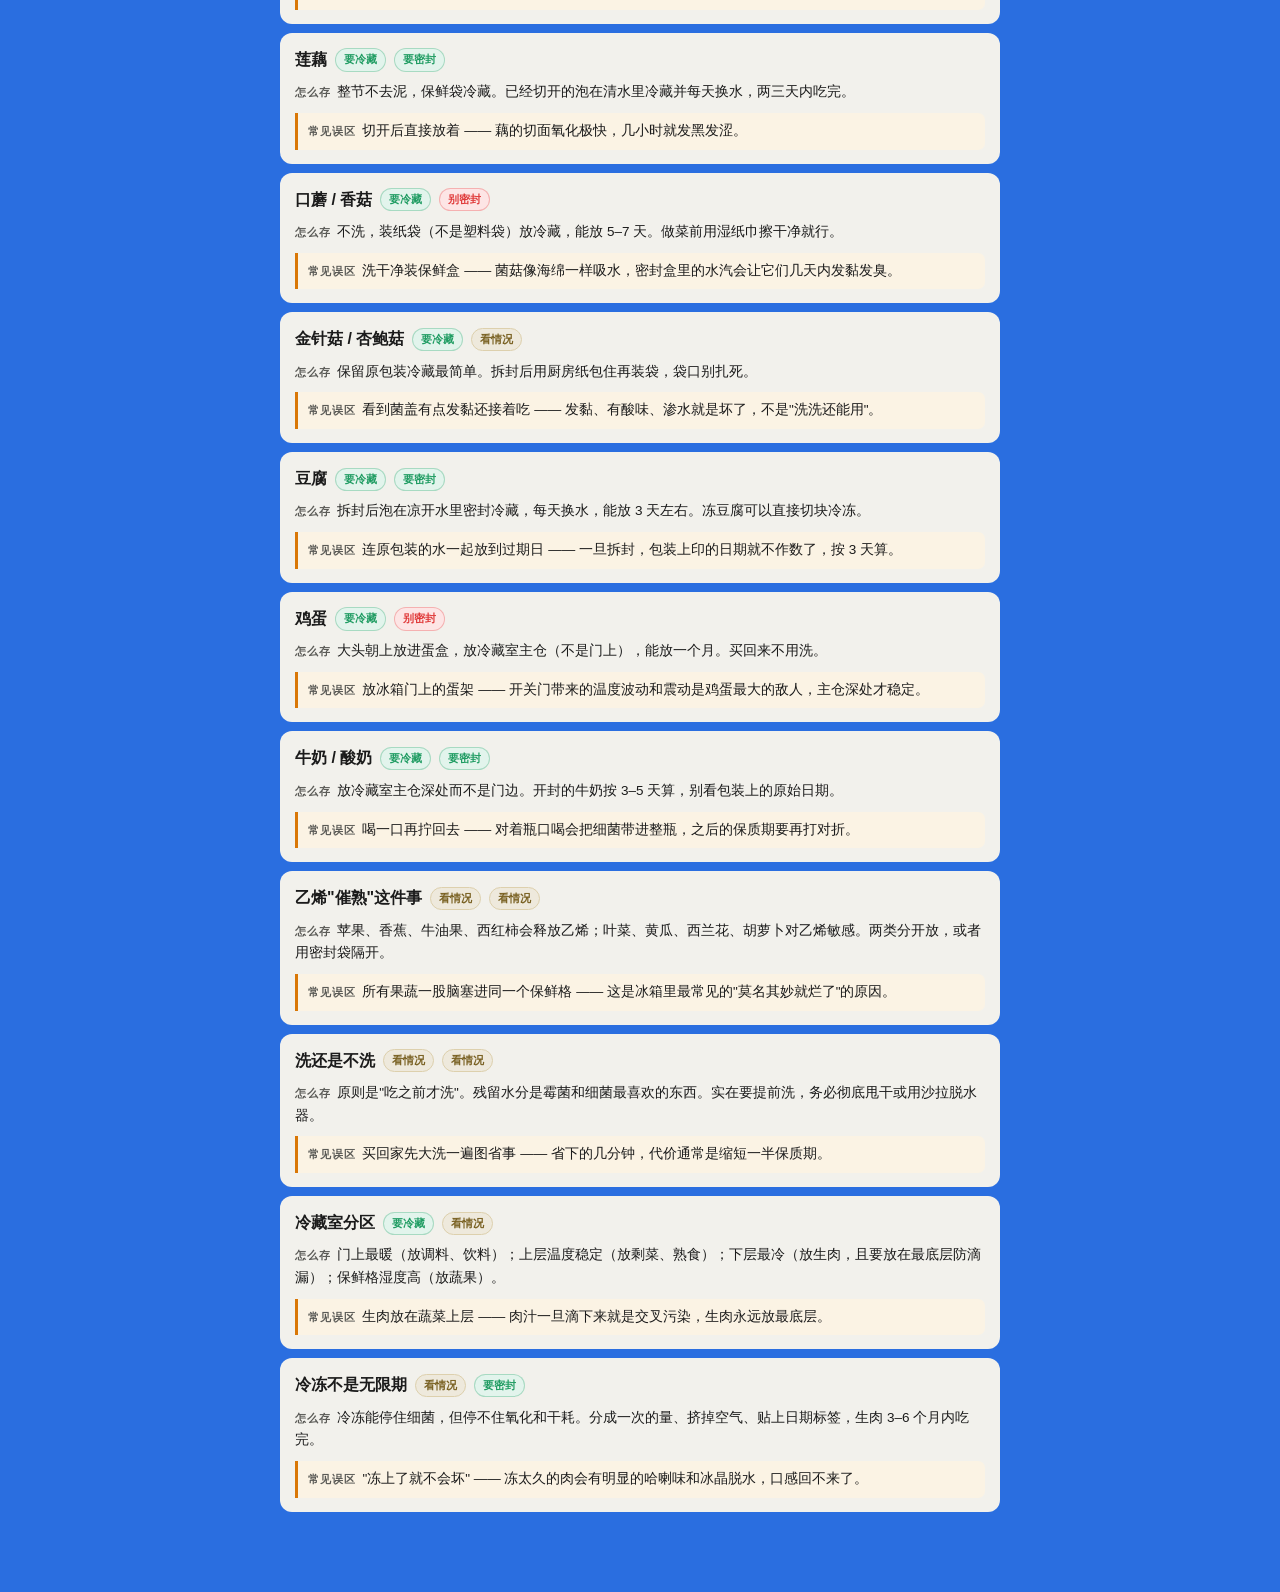
<file: fridge/pedia.html>
<!DOCTYPE html>
<html lang="zh-CN">
<head>
<meta charset="utf-8">
<title>冰箱 · 蔬菜储存百科</title>
<meta name="description" content="常见蔬菜的正确储存方法：要不要冷藏、要不要密封，以及常见误区。">
<meta name="viewport" content="width=device-width, initial-scale=1, viewport-fit=cover">
<meta name="theme-color" content="#1d54b0">
<meta name="color-scheme" content="light dark">
<link rel="manifest" href="manifest.webmanifest">
<link rel="icon" href="icons/icon-192.png" sizes="192x192" type="image/png">
<link rel="apple-touch-icon" href="icons/apple-touch-icon.png">
<meta name="apple-mobile-web-app-capable" content="yes">
<meta name="apple-mobile-web-app-status-bar-style" content="black-translucent">
<meta name="apple-mobile-web-app-title" content="冰箱">
<meta name="mobile-web-app-capable" content="yes">
<meta name="robots" content="noindex, nofollow">
<link rel="stylesheet" href="assets/app.css">
<!-- 像素字体只用在大标题上，非阻塞加载：网络慢或者拿不到 Google Fonts 时，
     页面照常立刻渲染，先用 Arial 兜底，字体到了再换上去。 -->
<link rel="preconnect" href="https://fonts.gstatic.com" crossorigin>
<link rel="stylesheet" href="https://fonts.googleapis.com/css2?family=Silkscreen:wght@400;700&display=swap"
      media="print" onload="this.media='all'">
<noscript><link rel="stylesheet" href="https://fonts.googleapis.com/css2?family=Silkscreen:wght@400;700&display=swap"></noscript>
</head>
<body>

<header class="appbar" id="appbar"></header>

<main class="wrap" id="app"></main>

<div class="toast" id="toast"></div>

<script src="assets/ui.js"></script>
<script src="assets/pedia-data.js"></script>
<script src="assets/pedia.js"></script>
</body>
</html>
</file>
<file: assets/css/style.css>
/* =========================================================
   ZR // personal site
   palette sampled from the blue/white dual-screen poster
   ========================================================= */

:root{
  --blue:        #2a6ee0;   /* main field  */
  --blue-deep:   #1d54b0;   /* borders / depth */
  --blue-soft:   #4b88e8;   /* hover field */
  --cyan:        #45cbf5;   /* the bright arrow */
  --cyan-soft:   #9fe3fa;
  --paper:       #e9e8e2;   /* off-white paper */
  --paper-dim:   #d8d7d0;
  --white:       #ffffff;
  --ink:         #1b1b1b;

  --line:        rgba(255,255,255,.32);
  --line-strong: rgba(255,255,255,.6);

  --sans: Arial, "Helvetica Neue", Helvetica, "Segoe UI", sans-serif;
  --pixel: "Silkscreen", "Press Start 2P", var(--sans);

  --maxw: 1180px;
  --bar: 34px;
}

*{ box-sizing:border-box; }

html{ scroll-behavior:smooth; }

body{
  margin:0;
  background:var(--blue);
  color:var(--white);
  font-family:var(--sans);
  font-size:15px;
  line-height:1.72;
  letter-spacing:.01em;
  -webkit-font-smoothing:antialiased;
}

/* blueprint grid + paper grain over the whole page */
body::before{
  content:"";
  position:fixed; inset:0;
  background-image:
    linear-gradient(rgba(255,255,255,.07) 1px, transparent 1px),
    linear-gradient(90deg, rgba(255,255,255,.07) 1px, transparent 1px);
  background-size:44px 44px;
  pointer-events:none;
  z-index:0;
}
body::after{
  content:"";
  position:fixed; inset:0;
  background-image:radial-gradient(rgba(255,255,255,.16) 1px, transparent 1px);
  background-size:3px 3px;
  opacity:.25;
  mix-blend-mode:overlay;
  pointer-events:none;
  z-index:0;
}

img{ max-width:100%; display:block; }
a{ color:inherit; }

/* ---------- layout ---------- */
.wrap{ width:100%; max-width:var(--maxw); margin:0 auto; padding:0 24px; position:relative; z-index:1; }
main{ position:relative; z-index:1; }
section{ padding:74px 0; position:relative; }
.hr{ height:1px; background:var(--line); border:0; margin:0; }

/* ---------- top status bar (poster homage) ---------- */
.statusbar{
  position:fixed; top:0; left:0; right:0; height:var(--bar);
  display:flex; align-items:center; gap:18px;
  padding:0 16px;
  background:rgba(20,58,124,.72);
  backdrop-filter:blur(6px);
  border-bottom:1px solid var(--line);
  font-size:10.5px; letter-spacing:.18em; text-transform:uppercase;
  z-index:60;
}
.statusbar .sig{ color:var(--cyan); }
.statusbar .spacer{ flex:1; }
.statusbar .batt{
  display:inline-block; width:22px; height:10px;
  border:1px solid var(--line-strong); position:relative;
}
.statusbar .batt::before{ content:""; position:absolute; inset:2px; right:6px; background:var(--cyan); }
.statusbar .batt::after{ content:""; position:absolute; right:-4px; top:3px; width:2px; height:4px; background:var(--line-strong); }

/* ---------- nav ---------- */
.nav{
  position:sticky; top:var(--bar); z-index:50;
  background:rgba(29,84,176,.82);
  backdrop-filter:blur(8px);
  border-bottom:1px solid var(--line);
}
.nav-in{ display:flex; align-items:center; gap:26px; height:56px; }
.brand{
  font-family:var(--pixel); font-size:15px; letter-spacing:.06em;
  text-decoration:none; color:var(--white); white-space:nowrap;
}
.brand span{ color:var(--cyan); }
.nav-links{ display:flex; gap:22px; margin-left:auto; flex-wrap:wrap; }
.nav-links a{
  text-decoration:none; font-size:11.5px; letter-spacing:.16em; text-transform:uppercase;
  padding:4px 0; border-bottom:1px solid transparent; opacity:.88;
}
.nav-links a:hover, .nav-links a[aria-current="page"]{ opacity:1; border-bottom-color:var(--cyan); color:var(--cyan); }

/* body offset for the fixed bar */
.page{ padding-top:var(--bar); }

/* ---------- type ---------- */
.pixel{ font-family:var(--pixel); font-weight:400; letter-spacing:.02em; line-height:1.28; }
h1.display{
  font-family:var(--pixel);
  font-size:clamp(30px, 6.4vw, 66px);
  margin:0 0 10px; line-height:1.1;
  text-shadow:4px 4px 0 rgba(29,84,176,.55);
}
h2.display{ font-family:var(--pixel); font-size:clamp(20px,3.2vw,30px); margin:0 0 6px; line-height:1.25; }
h3{ font-size:17px; margin:0 0 8px; letter-spacing:.01em; }
p{ margin:0 0 14px; }
.lead{ font-size:16.5px; max-width:62ch; opacity:.96; }
.muted{ opacity:.72; }
.small{ font-size:12.5px; }

.label{
  font-size:10.5px; letter-spacing:.2em; text-transform:uppercase;
  color:var(--cyan); display:flex; align-items:center; gap:10px; margin-bottom:14px;
}
.label::after{ content:""; flex:1; height:1px; background:var(--line); }

.jp{ font-size:11px; letter-spacing:.34em; opacity:.6; }

/* ---------- windows / "folders" ---------- */
.win{
  border:1px solid var(--line-strong);
  background:rgba(255,255,255,.06);
  position:relative;
}
.win-bar{
  display:flex; align-items:center; gap:10px;
  height:30px; padding:0 10px;
  border-bottom:1px solid var(--line-strong);
  background:rgba(255,255,255,.1);
  font-size:10.5px; letter-spacing:.18em; text-transform:uppercase;
}
.win-bar .dots{ display:flex; gap:5px; margin-left:auto; opacity:.85; }
.win-bar .dots i{ width:9px; height:9px; border:1px solid var(--line-strong); display:block; }
.win-bar .dots i:last-child{ background:var(--cyan); border-color:var(--cyan); }
.win-body{ padding:22px; }

.bracket{ position:relative; }
.bracket::before, .bracket::after{
  content:""; position:absolute; width:14px; height:14px; border:1px solid var(--cyan);
}
.bracket::before{ top:-1px; left:-1px; border-right:0; border-bottom:0; }
.bracket::after{ bottom:-1px; right:-1px; border-left:0; border-top:0; }

/* ---------- hero ---------- */
.hero{ padding:0; border-bottom:1px solid var(--line); }
.hero-grid{ display:grid; grid-template-columns:1.05fr 1fr; min-height:clamp(540px, calc(100vh - var(--bar) - 56px), 820px); }
.hero-left{
  background:var(--paper); color:var(--ink);
  padding:56px 44px; display:flex; flex-direction:column; justify-content:center;
  position:relative; overflow:hidden;
}
.hero-left::before{
  content:""; position:absolute; inset:0;
  background-image:
    linear-gradient(rgba(42,110,224,.12) 1px, transparent 1px),
    linear-gradient(90deg, rgba(42,110,224,.12) 1px, transparent 1px);
  background-size:34px 34px;
}
.hero-left > *{ position:relative; }
.hero-left .label{ color:var(--blue); }
.hero-left .label::after{ background:rgba(27,27,27,.2); }
.hero-left h1.display{ color:var(--blue-deep); text-shadow:4px 4px 0 rgba(69,203,245,.5); }
.hero-name-cn{ font-size:12px; letter-spacing:.4em; color:var(--blue); opacity:.8; margin-bottom:26px; }
.hero-blueprint{ margin-top:30px; max-width:420px; }
.hero-right{
  padding:56px 44px; display:flex; flex-direction:column; justify-content:center; gap:16px;
  position:relative;
}
.hero-right::after{
  content:""; position:absolute; right:0; top:0; bottom:0; width:180px;
  background-image:radial-gradient(var(--cyan) 1.4px, transparent 1.4px);
  background-size:9px 9px; opacity:.22; pointer-events:none;
}
.chatline{
  border:1px solid var(--line-strong); padding:7px 14px; font-size:11px;
  letter-spacing:.16em; text-transform:uppercase; display:inline-flex; gap:10px; align-items:center;
  width:fit-content;
}
.bubble{
  border:1px solid var(--line-strong); background:rgba(255,255,255,.09);
  padding:20px 22px; max-width:520px; position:relative;
}
.bubble .who{ font-size:10.5px; letter-spacing:.2em; color:var(--cyan); margin-bottom:8px; }

.arrow-row{ display:flex; align-items:center; gap:14px; margin-top:8px; }
.arrow{ color:var(--cyan); font-size:20px; line-height:1; }

/* ---------- buttons ---------- */
.btn{
  display:inline-flex; align-items:center; gap:10px;
  border:1px solid var(--cyan); color:var(--white);
  padding:11px 20px; text-decoration:none;
  font-size:11.5px; letter-spacing:.18em; text-transform:uppercase;
  background:rgba(69,203,245,.1);
  transition:background .18s ease, transform .18s ease, color .18s ease;
}
.btn:hover{ background:var(--cyan); color:#0e3a6b; transform:translateX(3px); }
.btn.ghost{ border-color:var(--line-strong); background:transparent; }
.btn.ghost:hover{ border-color:var(--cyan); background:rgba(69,203,245,.12); color:var(--white); }
.btn-row{ display:flex; gap:14px; flex-wrap:wrap; margin-top:8px; }

/* ---------- folder tiles ---------- */
.folders{ display:grid; grid-template-columns:repeat(auto-fit,minmax(230px,1fr)); gap:18px; }
.folder{
  text-decoration:none; color:var(--white);
  border:1px solid var(--line-strong); background:rgba(255,255,255,.06);
  padding:20px 20px 22px; position:relative; overflow:hidden;
  transition:background .2s ease, transform .2s ease, border-color .2s ease;
}
.folder::before{
  content:""; position:absolute; top:0; left:0; width:64px; height:6px;
  background:var(--cyan); opacity:.9;
}
.folder:hover{ background:rgba(69,203,245,.14); border-color:var(--cyan); transform:translateY(-3px); }
.folder .idx{ font-family:var(--pixel); font-size:11px; color:var(--cyan); }
.folder h3{ margin:14px 0 6px; font-size:16px; }
.folder .go{ font-size:11px; letter-spacing:.18em; text-transform:uppercase; color:var(--cyan); margin-top:14px; display:block; }

/* ---------- data rows (experience list) ---------- */
.rows{ border:1px solid var(--line-strong); border-bottom:0; }
.row{
  display:grid; grid-template-columns:64px 1fr 220px 130px 26px;
  gap:16px; align-items:center;
  padding:16px 18px; border-bottom:1px solid var(--line);
  text-decoration:none; color:var(--white);
  transition:background .16s ease, padding-left .16s ease;
}
.row:hover{ background:rgba(69,203,245,.14); padding-left:26px; }
.row .no{ font-family:var(--pixel); font-size:11px; color:var(--cyan); }
.row .ttl{ font-size:15.5px; font-weight:bold; }
.row .sub{ font-size:12px; opacity:.75; font-weight:normal; display:block; margin-top:2px; }
.row .org{ font-size:12.5px; opacity:.85; }
.row .date{ font-size:11px; letter-spacing:.1em; opacity:.7; text-transform:uppercase; }
.row .arr{ color:var(--cyan); text-align:right; }

.tabs{ display:flex; gap:8px; flex-wrap:wrap; margin-bottom:22px; }
.tab{
  border:1px solid var(--line-strong); background:transparent; color:var(--white);
  font-family:var(--sans); font-size:11px; letter-spacing:.16em; text-transform:uppercase;
  padding:8px 15px; cursor:pointer; transition:all .16s ease;
}
.tab:hover{ border-color:var(--cyan); }
.tab.on{ background:var(--cyan); color:#0e3a6b; border-color:var(--cyan); }

/* ---------- gallery ---------- */
.gal{ display:grid; grid-template-columns:repeat(auto-fill,minmax(280px,1fr)); gap:26px; }
.card{
  text-decoration:none; color:var(--white); display:block;
  border:1px solid var(--line-strong); background:var(--paper);
  transition:transform .2s ease, border-color .2s ease;
  position:relative;
}
.card:hover{ transform:translateY(-4px); border-color:var(--cyan); }
.card .thumb{
  aspect-ratio:4/5; background:var(--paper-dim); overflow:hidden; position:relative;
  display:flex; align-items:center; justify-content:center;
}
.card .thumb img{ width:100%; height:100%; object-fit:cover; }
.card .meta{ padding:14px 16px 16px; background:rgba(0,0,0,.0); color:var(--ink); border-top:1px solid rgba(27,27,27,.15); }
.card .meta h3{ font-size:15px; margin:0 0 4px; color:var(--blue-deep); }
.card .meta .date{ font-size:11px; letter-spacing:.14em; text-transform:uppercase; opacity:.65; }
.card .tagline{ font-size:12.5px; opacity:.8; margin-top:8px; }

.ph{
  width:100%; height:100%; display:flex; flex-direction:column; gap:8px;
  align-items:center; justify-content:center; text-align:center;
  color:var(--blue-deep); background:
    repeating-linear-gradient(45deg, rgba(42,110,224,.08) 0 10px, transparent 10px 20px), var(--paper-dim);
  font-size:11px; letter-spacing:.16em; text-transform:uppercase; padding:20px;
}
.ph b{ font-family:var(--pixel); font-size:12px; letter-spacing:0; }
.ph code{ font-size:10.5px; letter-spacing:0; opacity:.75; word-break:break-all; }

/* ---------- detail pages ---------- */
.detail-head{ padding:54px 0 34px; border-bottom:1px solid var(--line); }
.crumb{ font-size:11px; letter-spacing:.18em; text-transform:uppercase; opacity:.72; margin-bottom:18px; }
.crumb a{ text-decoration:none; }
.crumb a:hover{ color:var(--cyan); }
.metaline{ display:flex; gap:26px; flex-wrap:wrap; font-size:12px; letter-spacing:.1em; text-transform:uppercase; opacity:.85; margin-top:14px; }
.metaline b{ color:var(--cyan); font-weight:normal; }

.two{ display:grid; grid-template-columns:1.6fr 1fr; gap:44px; align-items:start; }
.bullets{ list-style:none; padding:0; margin:0; }
.bullets li{ position:relative; padding-left:24px; margin-bottom:12px; }
.bullets li::before{ content:"▸"; position:absolute; left:0; color:var(--cyan); }
.callout{
  border:1px solid var(--cyan); background:rgba(69,203,245,.1);
  padding:18px 20px; margin-top:8px;
}
.callout .label{ margin-bottom:8px; }
.stack{ display:flex; flex-wrap:wrap; gap:8px; }
.chip{
  border:1px solid var(--line-strong); padding:5px 11px; font-size:11px;
  letter-spacing:.12em; text-transform:uppercase;
}

.artview{ display:grid; grid-template-columns:1.15fr 1fr; gap:44px; align-items:start; }
.artframe{ border:1px solid var(--line-strong); background:var(--paper); padding:14px; position:sticky; top:110px; }
.artframe img{ width:100%; }
.artframe .cap{ color:var(--ink); font-size:11px; letter-spacing:.14em; text-transform:uppercase; margin-top:12px; opacity:.7; }

.pager{ display:flex; justify-content:space-between; gap:16px; padding:30px 0 0; border-top:1px solid var(--line); margin-top:44px; flex-wrap:wrap; }
.pager a{ text-decoration:none; font-size:11.5px; letter-spacing:.16em; text-transform:uppercase; }
.pager a:hover{ color:var(--cyan); }

/* ---------- footer ---------- */
footer{
  border-top:1px solid var(--line); margin-top:20px; padding:42px 0 60px;
  background:rgba(29,84,176,.35); position:relative; z-index:1;
}
.foot{ display:flex; justify-content:space-between; gap:30px; flex-wrap:wrap; align-items:flex-end; }
.foot a{ text-decoration:none; }
.foot a:hover{ color:var(--cyan); }
.foot .cols{ display:flex; gap:44px; flex-wrap:wrap; }
.foot .col span{ display:block; font-size:10.5px; letter-spacing:.2em; text-transform:uppercase; color:var(--cyan); margin-bottom:8px; }

/* ---------- misc ---------- */
.slash{
  height:5px; width:100%;
  background:repeating-linear-gradient(115deg, var(--cyan) 0 22px, transparent 22px 44px);
  opacity:.85;
}
.grid2{ display:grid; grid-template-columns:repeat(auto-fit,minmax(260px,1fr)); gap:26px; }
.edu{ border-left:2px solid var(--cyan); padding:2px 0 2px 18px; margin-bottom:26px; }
.edu h3{ margin-bottom:2px; }
.edu .when{ font-size:11.5px; letter-spacing:.14em; text-transform:uppercase; opacity:.7; }

/* ---------- responsive ---------- */
@media (max-width:900px){
  .hero-grid{ grid-template-columns:1fr; }
  .hero-left, .hero-right{ padding:44px 24px; }
  .two, .artview{ grid-template-columns:1fr; gap:28px; }
  .artframe{ position:static; }
  .row{ grid-template-columns:38px 1fr 20px; }
  .row .org, .row .date{ display:none; }
  .nav-in{ height:auto; padding:10px 0; flex-wrap:wrap; gap:10px; }
  .nav-links{ margin-left:0; gap:16px; }
  .statusbar .hide-s{ display:none; }
}

/* artwork frame on the detail page */
.artframe{ text-align:center; }
.artframe .thumb-host{ min-height:320px; display:block; }
.artframe .thumb-host img{ width:auto; max-width:100%; max-height:74vh; height:auto; margin:0 auto; }
.ph{ min-height:260px; }

/* ---------- portfolio detail: about block, sections, figures ---------- */
.about{
  border-left:2px solid var(--cyan);
  padding:2px 0 2px 20px;
  margin:32px 0 8px;
}
.about p{ font-size:14px; opacity:.9; max-width:62ch; }
.linkrow{ display:flex; gap:18px; flex-wrap:wrap; margin-bottom:4px; }
.linkrow a{
  font-size:11.5px; letter-spacing:.14em; text-transform:uppercase;
  text-decoration:none; color:var(--cyan); border-bottom:1px solid transparent;
}
.linkrow a:hover{ border-bottom-color:var(--cyan); }

.sec{ padding:30px 0 0; }
.sec p{ max-width:66ch; }
.sec .bullets{ margin-top:14px; }

.fig{
  margin:22px 0 0;
  border:1px solid var(--line-strong);
  background:var(--paper);
  padding:10px;
}
.fig img{ width:100%; height:auto; }
.fig figcaption{
  color:var(--ink); opacity:.7;
  font-size:11px; letter-spacing:.1em; text-transform:uppercase;
  padding:10px 4px 2px;
}
.fig-wide{ background:var(--white); }

.figgrid{
  display:grid; grid-template-columns:repeat(auto-fit,minmax(230px,1fr));
  gap:16px; margin-top:22px; align-items:start;
}
.figgrid .fig{ margin:0; }

@media (max-width:900px){
  .figgrid{ grid-template-columns:1fr; }
}

/* ---------- case-study layout (portfolio records) ---------- */
.case{ max-width:940px; }
.case > .lead, .case .sec p, .case .sec .bullets, .case .about p{ max-width:68ch; }
.case .fig{ margin-top:26px; }
.case .sec{ padding-top:38px; }
.toolstrip{ margin-top:46px; padding-top:26px; border-top:1px solid var(--line); }
.pager{ margin-bottom:10px; }
</file>
<file: fridge/assets/app.css>
/* =========================================================
   冰箱食材过期提醒 — 样式
   配色沿用个人站的蓝白系：蓝底、纸白卡片、青色点缀，
   过期分级用红 / 橙 / 绿三档。移动端优先。
   ========================================================= */

:root{
  --blue:        #2a6ee0;
  --blue-deep:   #1d54b0;
  --blue-dark:   #17408a;
  --blue-soft:   #4b88e8;
  --cyan:        #45cbf5;
  --paper:       #f2f1ec;
  --paper-dim:   #e2e1da;
  --white:       #ffffff;
  --ink:         #1b1b1b;
  --ink-soft:    #5a5a56;

  --red:         #e03b3b;
  --red-bg:      #fde5e5;
  --orange:      #d97706;
  --orange-bg:   #fdefda;
  --green:       #1f9c62;
  --green-bg:    #e2f4ec;

  --line:        rgba(255,255,255,.28);
  --sans: "PingFang SC", "Hiragino Sans GB", "Microsoft YaHei", Arial, "Helvetica Neue", sans-serif;
  --pixel: "Silkscreen", "Press Start 2P", var(--sans);

  --maxw: 760px;
  --radius: 12px;
}

*{ box-sizing:border-box; }

html{ -webkit-text-size-adjust:100%; }

body{
  margin:0;
  background:var(--blue);
  color:var(--white);
  font-family:var(--sans);
  font-size:15px;
  line-height:1.65;
  -webkit-font-smoothing:antialiased;
  min-height:100vh;
  padding-bottom:env(safe-area-inset-bottom);
}

/* 蓝图网格，和主站保持一致 */
body::before{
  content:"";
  position:fixed; inset:0;
  background-image:
    linear-gradient(rgba(255,255,255,.06) 1px, transparent 1px),
    linear-gradient(90deg, rgba(255,255,255,.06) 1px, transparent 1px);
  background-size:44px 44px;
  pointer-events:none;
  z-index:0;
}

img{ max-width:100%; display:block; }
a{ color:inherit; }
code{
  font-family:ui-monospace, SFMono-Regular, Menlo, Consolas, monospace;
  font-size:.92em;
  background:rgba(255,255,255,.14);
  padding:1px 5px;
  border-radius:4px;
}

/* ---------------- 顶栏 ---------------- */

.appbar{
  position:sticky; top:0; z-index:20;
  background:var(--blue-deep);
  border-bottom:1px solid var(--line);
  padding-top:env(safe-area-inset-top);
}
.appbar-in{
  max-width:var(--maxw); margin:0 auto;
  padding:10px 16px;
  display:flex; align-items:center; gap:14px;
}
.logo{
  font-family:var(--pixel);
  font-size:15px; letter-spacing:.06em;
  text-decoration:none; color:var(--white);
  display:flex; align-items:center; gap:8px;
  flex:none;
}
.logo-mark{
  width:13px; height:17px;
  border:2px solid var(--cyan);
  border-radius:3px;
  position:relative;
  display:inline-block;
}
.logo-mark::after{
  content:""; position:absolute;
  left:-2px; right:-2px; top:5px;
  height:2px; background:var(--cyan);
}
.tabs{ display:flex; gap:4px; flex:1 1 auto; min-width:0; }
.tabs a{
  text-decoration:none;
  padding:6px 11px;
  border-radius:999px;
  font-size:13.5px;
  color:rgba(255,255,255,.78);
  white-space:nowrap;
}
.tabs a.on{ background:var(--cyan); color:#0b2a52; font-weight:700; }
.appbar-end{ flex:none; }

.linkbtn{
  background:none; border:none;
  color:rgba(255,255,255,.75);
  font:inherit; font-size:13px;
  cursor:pointer; padding:4px 2px;
  text-decoration:underline;
  text-underline-offset:3px;
}
.linkbtn:hover{ color:var(--white); }

.modebar{
  background:var(--blue-dark);
  color:rgba(255,255,255,.9);
  font-size:12.5px;
  line-height:1.55;
  padding:8px 16px;
  border-top:1px solid rgba(255,255,255,.14);
}
.modebar.warn{ background:#8a4a10; }

/* ---------------- 页面骨架 ---------------- */

.wrap{
  max-width:var(--maxw);
  margin:0 auto;
  padding:18px 16px 96px;
  position:relative; z-index:1;
}
.loading{ padding:40px 4px; color:rgba(255,255,255,.85); }

.page-head{
  display:flex; align-items:baseline; justify-content:space-between;
  gap:12px; margin:2px 0 14px;
}
.page-title{
  font-family:var(--pixel);
  font-size:20px; letter-spacing:.04em;
  margin:0;
}
.page-note{ font-size:12.5px; color:rgba(255,255,255,.7); margin:0; }

.section-label{
  font-size:12px; letter-spacing:.04em;
  color:rgba(255,255,255,.65);
  margin:26px 0 10px;
  display:flex; align-items:center; gap:10px;
}
.section-label::after{
  content:""; flex:1; height:1px; background:rgba(255,255,255,.22);
}

/* ---------------- 概览小条 ---------------- */

.summary{ display:flex; gap:8px; margin-bottom:14px; flex-wrap:wrap; }
.sum{
  flex:1 1 0; min-width:88px;
  background:rgba(255,255,255,.1);
  border:1px solid var(--line);
  border-radius:var(--radius);
  padding:9px 12px;
}
.sum b{ display:block; font-size:21px; line-height:1.2; font-family:var(--pixel); }
.sum span{ font-size:11.5px; color:rgba(255,255,255,.78); }
.sum.red b{ color:#ffc9c9; }
.sum.orange b{ color:#ffdda3; }
.sum.green b{ color:#b6f2d6; }

/* ---------------- 库存卡片 ---------------- */

.list{ display:flex; flex-direction:column; gap:9px; }

.card{
  background:var(--paper);
  color:var(--ink);
  border-radius:var(--radius);
  border-left:6px solid var(--paper-dim);
  padding:11px 13px;
  display:flex; align-items:center; gap:12px;
  box-shadow:0 1px 0 rgba(0,0,0,.16);
}
.card.red{ border-left-color:var(--red); }
.card.orange{ border-left-color:var(--orange); }
.card.green{ border-left-color:var(--green); }
.card.done{ opacity:.62; border-left-color:#9c9c96; }

.card-main{ flex:1 1 auto; min-width:0; }
.card-name{
  font-size:16px; font-weight:700;
  display:flex; align-items:center; gap:7px; flex-wrap:wrap;
  line-height:1.4;
}
.card-meta{
  font-size:12px; color:var(--ink-soft);
  margin-top:1px;
}

.badge{
  font-size:10.5px; font-weight:700;
  padding:1px 7px; border-radius:999px;
  letter-spacing:.04em;
  border:1px solid transparent;
  white-space:nowrap;
}
.badge-new{ background:var(--green-bg); color:var(--green); border-color:rgba(31,156,98,.35); }
.badge-store{ background:#e6ecf7; color:#2b4f8e; border-color:#c8d6ec; }

.days{
  flex:none; text-align:center;
  min-width:78px;
  padding:5px 6px;
  border-radius:9px;
  line-height:1.15;
}
.days b{ display:block; font-size:19px; font-family:var(--pixel); }
.days span{ font-size:10.5px; letter-spacing:.02em; white-space:nowrap; }
.days.red{ background:var(--red-bg); color:var(--red); }
.days.orange{ background:var(--orange-bg); color:var(--orange); }
.days.green{ background:var(--green-bg); color:var(--green); }
.days.done{ background:#e8e8e2; color:#77776f; }

.card-acts{ flex:none; display:flex; flex-direction:column; gap:5px; }

.mini{
  border:1px solid #c9c8c0;
  background:var(--white);
  color:var(--ink);
  font:inherit; font-size:12px;
  padding:4px 9px;
  border-radius:7px;
  cursor:pointer;
  white-space:nowrap;
}
.mini:hover{ background:#eceae2; }
.mini-go{ border-color:#9fc4a8; background:#eef8f1; color:#186c46; font-weight:700; }
.mini-go:hover{ background:#dff0e6; }

/* ---------------- 空状态 ---------------- */

.empty{
  border:1px dashed var(--line);
  border-radius:var(--radius);
  padding:34px 20px;
  text-align:center;
  color:rgba(255,255,255,.8);
  font-size:13.5px;
}
.empty b{ display:block; font-size:15px; margin-bottom:5px; color:var(--white); }

/* ---------------- 按钮 ---------------- */

.btn{
  font:inherit;
  border-radius:9px;
  padding:9px 16px;
  cursor:pointer;
  border:1px solid var(--line);
  background:rgba(255,255,255,.12);
  color:var(--white);
}
.btn:hover{ background:rgba(255,255,255,.2); }
.btn-primary{
  background:var(--cyan); border-color:var(--cyan);
  color:#0b2a52; font-weight:700;
}
.btn-primary:hover{ background:#6ed7f8; }
.btn-danger{ border-color:#f0a5a5; color:#ffd9d9; }
.btn-danger:hover{ background:rgba(224,59,59,.28); }
.btn-wide{ width:100%; }
.btn:disabled{ opacity:.55; cursor:default; }

/* 悬浮的添加按钮 */
.fab{
  position:fixed;
  right:16px;
  bottom:calc(16px + env(safe-area-inset-bottom));
  z-index:25;
  border:none;
  background:var(--cyan);
  color:#0b2a52;
  font:inherit; font-weight:700; font-size:15px;
  padding:13px 20px;
  border-radius:999px;
  box-shadow:0 6px 20px rgba(0,0,0,.32);
  cursor:pointer;
}
.fab:hover{ background:#6ed7f8; }

/* ---------------- 表单 ---------------- */

.field{ display:block; margin-bottom:13px; }
.field > span{
  display:block;
  font-size:12px; letter-spacing:.06em;
  color:var(--ink-soft);
  margin-bottom:4px;
}
.field input, .field select, .field textarea{
  width:100%;
  font:inherit; font-size:16px;      /* 16px 以上，iOS 才不会自动放大 */
  padding:9px 11px;
  border:1px solid #c4c3bb;
  border-radius:8px;
  background:var(--white);
  color:var(--ink);
}
.field input:focus, .field select:focus{
  outline:2px solid var(--blue-soft);
  outline-offset:-1px;
}
.field-row{ display:flex; gap:10px; }
.field-row > *{ flex:1 1 0; min-width:0; }
.field-hint{ font-size:11.5px; color:var(--ink-soft); margin:-8px 0 13px; line-height:1.5; }

/* 登录页的表单在蓝底上，label 要亮色 */
.gate .field > span{ color:rgba(255,255,255,.8); }

/* ---------------- 底部弹层 ---------------- */

.sheet-back{
  position:fixed; inset:0; z-index:40;
  background:rgba(10,28,60,.62);
  display:flex; align-items:flex-end; justify-content:center;
}
.sheet{
  background:var(--paper);
  color:var(--ink);
  width:100%;
  max-width:var(--maxw);
  border-radius:16px 16px 0 0;
  padding:18px 18px calc(20px + env(safe-area-inset-bottom));
  max-height:90vh; overflow:auto;
  box-shadow:0 -8px 30px rgba(0,0,0,.3);
}
.sheet-head{
  display:flex; align-items:center; justify-content:space-between;
  margin-bottom:14px;
}
.sheet-title{ margin:0; font-size:17px; font-weight:700; }
.sheet-x{
  border:none; background:none; cursor:pointer;
  font-size:24px; line-height:1; color:var(--ink-soft);
  padding:0 4px;
}
.sheet-acts{ display:flex; gap:9px; margin-top:6px; }
.sheet-acts .btn{
  flex:1 1 0;
  border-color:#c4c3bb;
  background:var(--white);
  color:var(--ink);
}
.sheet-acts .btn:hover{ background:#e9e8e0; }
.sheet-acts .btn-primary{ background:var(--blue); border-color:var(--blue); color:var(--white); }
.sheet-acts .btn-primary:hover{ background:var(--blue-soft); }
.sheet-acts .btn-danger{ color:var(--red); border-color:#e6b4b4; background:var(--white); }
.sheet-acts .btn-danger:hover{ background:var(--red-bg); }

.seg{ display:flex; gap:6px; }
.seg label{
  flex:1 1 0;
  text-align:center;
  border:1px solid #c4c3bb;
  border-radius:8px;
  padding:8px 4px;
  font-size:14px;
  cursor:pointer;
  background:var(--white);
}
.seg input{ position:absolute; opacity:0; pointer-events:none; }
.seg input:checked + span{ font-weight:700; }
.seg label:has(input:checked){
  background:var(--blue); border-color:var(--blue); color:var(--white);
}

/* ---------------- 提示条 ---------------- */

.toast{
  position:fixed;
  left:50%; transform:translate(-50%, 140%);
  bottom:calc(78px + env(safe-area-inset-bottom));
  z-index:60;
  background:#0f2f63;
  color:var(--white);
  border:1px solid rgba(255,255,255,.3);
  border-radius:999px;
  padding:9px 10px 9px 18px;
  font-size:13.5px;
  display:flex; align-items:center; gap:10px;
  max-width:calc(100vw - 28px);
  box-shadow:0 8px 26px rgba(0,0,0,.36);
  opacity:0;
  transition:transform .22s ease, opacity .22s ease;
  /* 提示条本身永远不吃点击，否则它会挡住下面的卡片和弹层里的控件 */
  pointer-events:none;
}
.toast.show{ transform:translate(-50%, 0); opacity:1; }
.toast-warn{ background:#7c2020; }
.toast-act{
  border:none; background:var(--cyan); color:#0b2a52;
  font:inherit; font-weight:700; font-size:13px;
  padding:5px 13px; border-radius:999px; cursor:pointer;
  flex:none;
  pointer-events:auto;              /* 只有「撤销」这颗按钮可点 */
}

/* ---------------- 登录 ---------------- */

.gate{ display:flex; justify-content:center; padding:34px 0 60px; }
.gate-card{ width:100%; max-width:330px; }
.gate-title{ font-family:var(--pixel); font-size:26px; margin:0 0 4px; }
.gate-sub{ font-size:13px; color:rgba(255,255,255,.75); margin:0 0 22px; }
.gate-err{
  background:rgba(224,59,59,.22);
  border:1px solid rgba(255,180,180,.5);
  border-radius:8px;
  padding:8px 11px;
  font-size:12.5px;
  margin:0 0 12px;
}

/* ---------------- 食材库 ---------------- */

.searchbar{ margin-bottom:12px; }
.searchbar input{
  width:100%;
  font:inherit; font-size:16px;
  padding:10px 13px;
  border-radius:999px;
  border:1px solid var(--line);
  background:rgba(255,255,255,.12);
  color:var(--white);
}
.searchbar input::placeholder{ color:rgba(255,255,255,.6); }
.searchbar input:focus{ outline:2px solid var(--cyan); outline-offset:-1px; }

.chips{ display:flex; gap:6px; flex-wrap:wrap; margin-bottom:14px; }
.chip{
  border:1px solid var(--line);
  background:rgba(255,255,255,.1);
  color:var(--white);
  font:inherit; font-size:12.5px;
  padding:5px 12px;
  border-radius:999px;
  cursor:pointer;
}
.chip.on{ background:var(--cyan); border-color:var(--cyan); color:#0b2a52; font-weight:700; }

.row{
  background:var(--paper);
  color:var(--ink);
  border-radius:10px;
  padding:9px 12px;
  display:flex; align-items:center; gap:10px;
}
.row-name{ flex:1 1 auto; min-width:0; font-weight:700; font-size:15px; }
.row-days{ flex:none; font-size:13px; color:var(--ink-soft); white-space:nowrap; }

/* ---------------- 储存百科 ---------------- */

.pedia-card{
  background:var(--paper);
  color:var(--ink);
  border-radius:var(--radius);
  padding:14px 15px;
}
.pedia-head{ display:flex; align-items:center; gap:8px; flex-wrap:wrap; margin-bottom:8px; }
.pedia-name{ font-size:16px; font-weight:700; }
.tag{
  font-size:10.5px; font-weight:700;
  padding:2px 8px; border-radius:999px;
  border:1px solid transparent;
  white-space:nowrap;
}
.tag-yes{ background:var(--green-bg); color:var(--green); border-color:rgba(31,156,98,.3); }
.tag-no{  background:var(--red-bg);   color:var(--red);   border-color:rgba(224,59,59,.3); }
.tag-maybe{ background:#eee9dc; color:#7a6224; border-color:#ddd0ad; }

.pedia-line{ font-size:13.5px; line-height:1.68; margin:0 0 6px; }
.pedia-line:last-child{ margin-bottom:0; }
.pedia-line b{
  display:inline-block;
  font-size:11px; letter-spacing:.1em;
  color:var(--ink-soft);
  margin-right:6px;
}
.pedia-line.myth{
  background:#fbf3e4;
  border-left:3px solid var(--orange);
  padding:7px 10px;
  border-radius:0 7px 7px 0;
  margin-top:9px;
}

.count-note{ font-size:12px; color:rgba(255,255,255,.65); margin:0 0 12px; }

/* ---------------- 桌面端 ---------------- */

@media (min-width:720px){
  body{ font-size:15.5px; }
  .wrap{ padding:26px 20px 80px; }
  .page-title{ font-size:24px; }
  .fab{ right:calc(50% - var(--maxw)/2 + 20px); bottom:24px; }
  .sheet-back{ align-items:center; }
  .sheet{ border-radius:16px; max-width:520px; }
  .toast{ bottom:24px; }
}

@media (prefers-reduced-motion:reduce){
  .toast{ transition:none; }
  html{ scroll-behavior:auto; }
}
</file>
